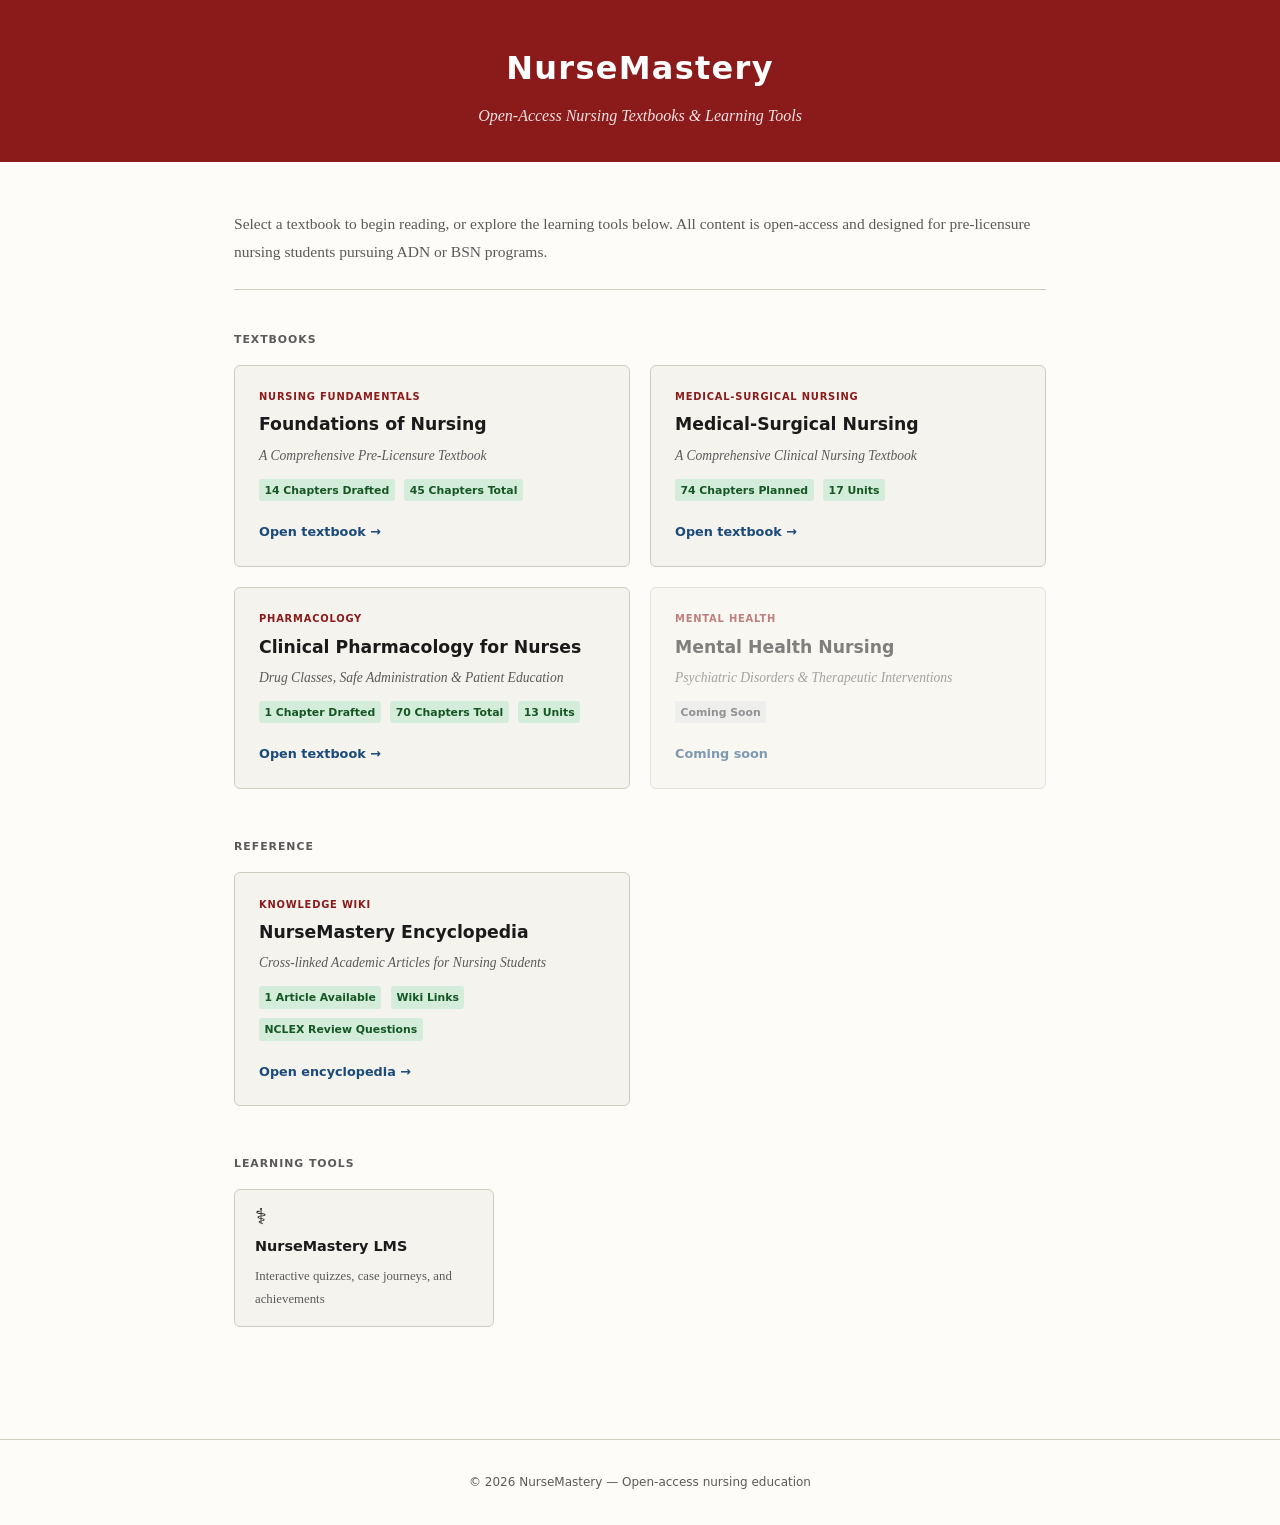
<file: docs/index.html>
<!DOCTYPE html>
<html lang="en">
<head>
  <meta charset="UTF-8" />
  <meta name="viewport" content="width=device-width, initial-scale=1.0" />
  <title>NurseMastery — Open Nursing Textbooks</title>
  <style>
    *, *::before, *::after { box-sizing: border-box; margin: 0; padding: 0; }
    :root {
      --color-bg:       #fdfcf8;
      --color-text:     #1a1a1a;
      --color-muted:    #5a5a5a;
      --color-accent:   #8b1a1a;
      --color-border:   #d0ccc0;
      --color-card-bg:  #f5f3ee;
      --color-link:     #1a4a7a;
      --color-link-hov: #0e2f52;
      --font-body:      Georgia, "Times New Roman", Times, serif;
      --font-ui:        "Segoe UI", system-ui, -apple-system, sans-serif;
    }
    html { font-size: 16px; scroll-behavior: smooth; }
    body {
      font-family: var(--font-body);
      background: var(--color-bg);
      color: var(--color-text);
      line-height: 1.75;
      min-height: 100vh;
    }

    /* ── Header ── */
    header {
      background: var(--color-accent);
      color: #fff;
      padding: 2.5rem 2rem 2rem;
      text-align: center;
    }
    header h1 {
      font-family: var(--font-ui);
      font-size: 2rem;
      font-weight: 700;
      letter-spacing: 0.04em;
      margin-bottom: 0.4rem;
    }
    header p {
      font-size: 1rem;
      opacity: 0.88;
      font-style: italic;
    }

    /* ── Main ── */
    main {
      max-width: 860px;
      margin: 3rem auto;
      padding: 0 1.5rem 4rem;
    }

    .catalog-intro {
      margin-bottom: 2.5rem;
      color: var(--color-muted);
      font-size: 0.97rem;
      border-bottom: 1px solid var(--color-border);
      padding-bottom: 1.5rem;
    }

    .catalog-section-label {
      font-family: var(--font-ui);
      font-size: 0.68rem;
      font-weight: 700;
      text-transform: uppercase;
      letter-spacing: 0.09em;
      color: var(--color-muted);
      margin-bottom: 1rem;
    }

    /* ── Textbook Cards ── */
    .textbook-grid {
      display: grid;
      grid-template-columns: repeat(auto-fill, minmax(340px, 1fr));
      gap: 1.25rem;
      margin-bottom: 3rem;
    }

    .textbook-card {
      background: var(--color-card-bg);
      border: 1px solid var(--color-border);
      border-radius: 6px;
      padding: 1.4rem 1.5rem;
      text-decoration: none;
      color: inherit;
      display: flex;
      flex-direction: column;
      gap: 0.5rem;
      transition: box-shadow 0.18s ease, border-color 0.18s ease;
    }
    .textbook-card:hover {
      border-color: var(--color-accent);
      box-shadow: 0 2px 10px rgba(139,26,26,0.12);
    }

    .card-label {
      font-family: var(--font-ui);
      font-size: 0.62rem;
      font-weight: 700;
      text-transform: uppercase;
      letter-spacing: 0.08em;
      color: var(--color-accent);
    }

    .card-title {
      font-family: var(--font-ui);
      font-size: 1.08rem;
      font-weight: 700;
      color: var(--color-text);
      line-height: 1.3;
    }

    .card-subtitle {
      font-size: 0.85rem;
      color: var(--color-muted);
      font-style: italic;
    }

    .card-meta {
      display: flex;
      gap: 0.6rem;
      flex-wrap: wrap;
      margin-top: 0.2rem;
    }

    .card-tag {
      font-family: var(--font-ui);
      font-size: 0.68rem;
      font-weight: 600;
      padding: 0.15em 0.5em;
      border-radius: 3px;
      background: #d4edda;
      color: #155724;
    }

    .card-arrow {
      margin-top: auto;
      padding-top: 0.75rem;
      font-family: var(--font-ui);
      font-size: 0.8rem;
      font-weight: 600;
      color: var(--color-link);
      display: flex;
      align-items: center;
      gap: 0.3rem;
    }
    .textbook-card:hover .card-arrow { color: var(--color-link-hov); }

    /* ── Coming Soon placeholder ── */
    .textbook-card.soon {
      opacity: 0.55;
      pointer-events: none;
      cursor: default;
    }
    .textbook-card.soon .card-tag {
      background: #e2e3e5;
      color: #383d41;
    }

    /* ── Tools Section ── */
    .tools-grid {
      display: grid;
      grid-template-columns: repeat(auto-fill, minmax(220px, 1fr));
      gap: 1rem;
    }

    .tool-card {
      background: var(--color-card-bg);
      border: 1px solid var(--color-border);
      border-radius: 6px;
      padding: 1rem 1.25rem;
      text-decoration: none;
      color: inherit;
      display: flex;
      flex-direction: column;
      gap: 0.35rem;
      transition: border-color 0.18s ease;
    }
    .tool-card:hover { border-color: var(--color-accent); }

    .tool-icon {
      font-size: 1.4rem;
      line-height: 1;
    }

    .tool-name {
      font-family: var(--font-ui);
      font-size: 0.9rem;
      font-weight: 700;
      color: var(--color-text);
    }

    .tool-desc {
      font-size: 0.8rem;
      color: var(--color-muted);
    }

    /* ── Footer ── */
    footer {
      text-align: center;
      font-family: var(--font-ui);
      font-size: 0.75rem;
      color: var(--color-muted);
      padding: 2rem;
      border-top: 1px solid var(--color-border);
    }

    /* ── Responsive ── */
    @media (max-width: 600px) {
      header h1 { font-size: 1.5rem; }
      main { margin: 1.5rem auto; }
      .textbook-grid { grid-template-columns: 1fr; }
    }
  </style>
</head>
<body>

  <header>
    <h1>NurseMastery</h1>
    <p>Open-Access Nursing Textbooks &amp; Learning Tools</p>
  </header>

  <main>
    <p class="catalog-intro">
      Select a textbook to begin reading, or explore the learning tools below.
      All content is open-access and designed for pre-licensure nursing students
      pursuing ADN or BSN programs.
    </p>

    <!-- ── Textbooks ── -->
    <div class="catalog-section-label">Textbooks</div>
    <div class="textbook-grid">

      <a href="foundations-of-nursing/" class="textbook-card">
        <div class="card-label">Nursing Fundamentals</div>
        <div class="card-title">Foundations of Nursing</div>
        <div class="card-subtitle">A Comprehensive Pre-Licensure Textbook</div>
        <div class="card-meta">
          <span class="card-tag">14 Chapters Drafted</span>
          <span class="card-tag">45 Chapters Total</span>
        </div>
        <div class="card-arrow">Open textbook &rarr;</div>
      </a>

      <a href="medical-surgical-nursing/" class="textbook-card">
        <div class="card-label">Medical-Surgical Nursing</div>
        <div class="card-title">Medical-Surgical Nursing</div>
        <div class="card-subtitle">A Comprehensive Clinical Nursing Textbook</div>
        <div class="card-meta">
          <span class="card-tag">74 Chapters Planned</span>
          <span class="card-tag">17 Units</span>
        </div>
        <div class="card-arrow">Open textbook &rarr;</div>
      </a>

      <a href="pharmacology/" class="textbook-card">
        <div class="card-label">Pharmacology</div>
        <div class="card-title">Clinical Pharmacology for Nurses</div>
        <div class="card-subtitle">Drug Classes, Safe Administration &amp; Patient Education</div>
        <div class="card-meta">
          <span class="card-tag">1 Chapter Drafted</span>
          <span class="card-tag">70 Chapters Total</span>
          <span class="card-tag">13 Units</span>
        </div>
        <div class="card-arrow">Open textbook &rarr;</div>
      </a>

      <div class="textbook-card soon">
        <div class="card-label">Mental Health</div>
        <div class="card-title">Mental Health Nursing</div>
        <div class="card-subtitle">Psychiatric Disorders &amp; Therapeutic Interventions</div>
        <div class="card-meta">
          <span class="card-tag">Coming Soon</span>
        </div>
        <div class="card-arrow">Coming soon</div>
      </div>

    </div>

    <!-- ── Encyclopedia ── -->
    <div class="catalog-section-label">Reference</div>
    <div class="textbook-grid">

      <a href="encyclopedia/" class="textbook-card">
        <div class="card-label">Knowledge Wiki</div>
        <div class="card-title">NurseMastery Encyclopedia</div>
        <div class="card-subtitle">Cross-linked Academic Articles for Nursing Students</div>
        <div class="card-meta">
          <span class="card-tag">1 Article Available</span>
          <span class="card-tag">Wiki Links</span>
          <span class="card-tag">NCLEX Review Questions</span>
        </div>
        <div class="card-arrow">Open encyclopedia &rarr;</div>
      </a>

    </div>

    <!-- ── Learning Tools ── -->
    <div class="catalog-section-label">Learning Tools</div>
    <div class="tools-grid">

      <a href="lms/" class="tool-card">
        <div class="tool-icon">&#9877;</div>
        <div class="tool-name">NurseMastery LMS</div>
        <div class="tool-desc">Interactive quizzes, case journeys, and achievements</div>
      </a>

    </div>
  </main>

  <footer>
    &copy; 2026 NurseMastery &mdash; Open-access nursing education
  </footer>

</body>
</html>
</file>
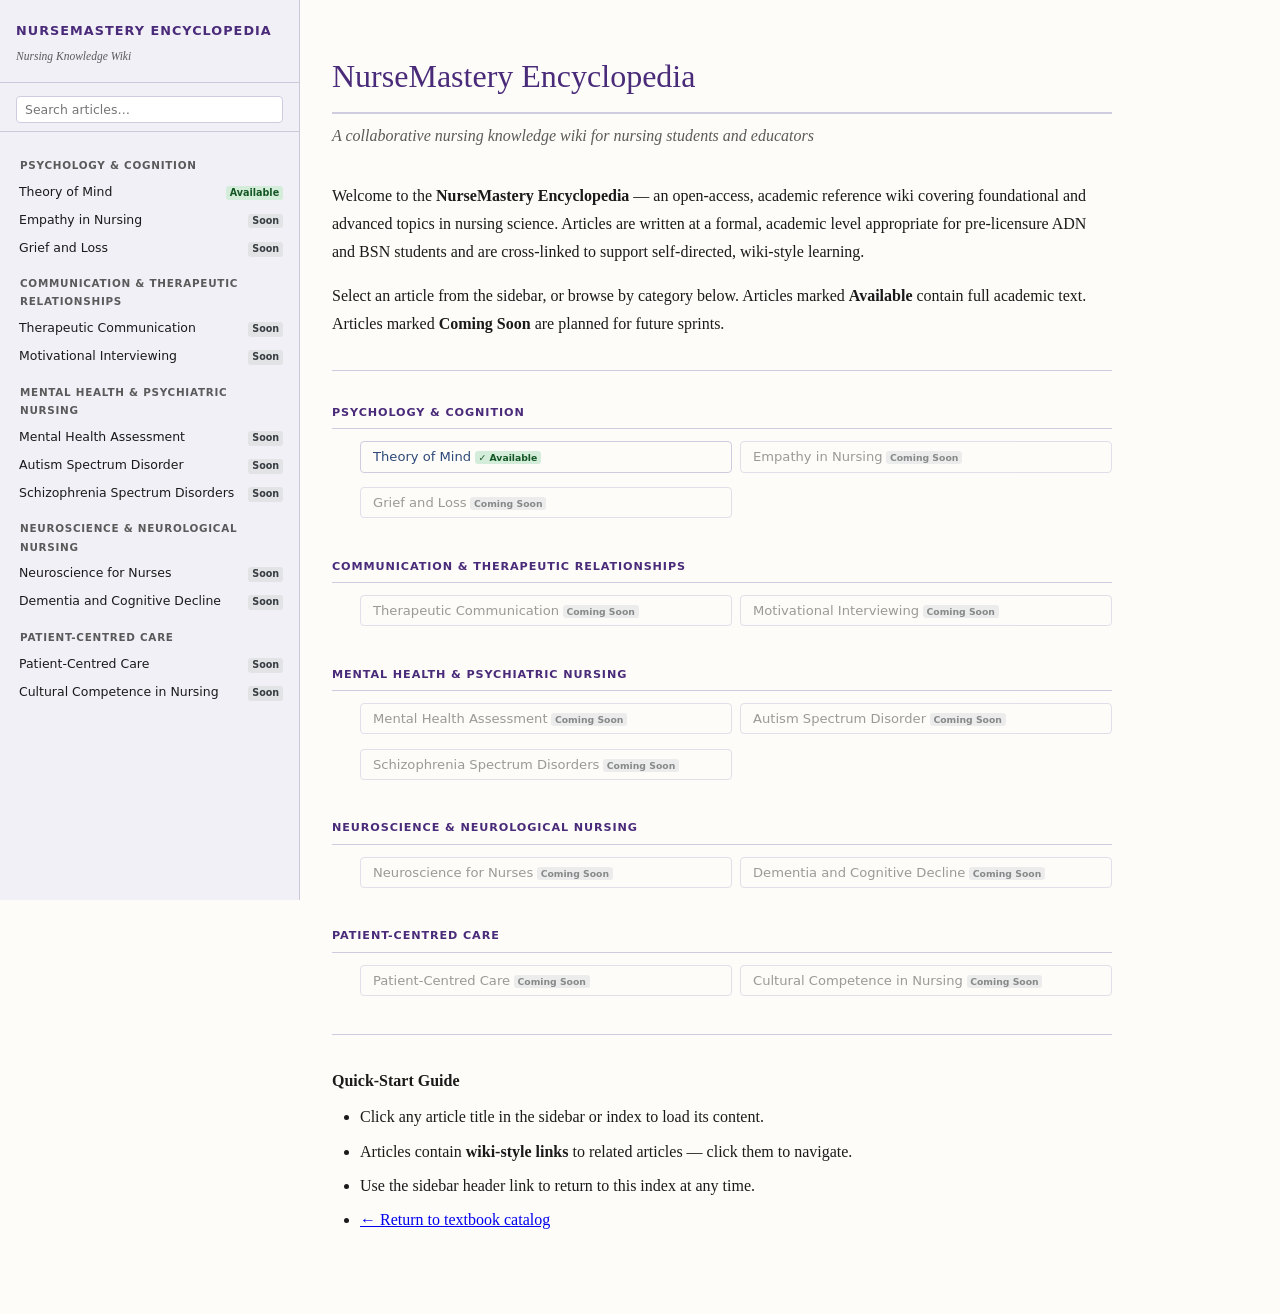
<file: docs/encyclopedia/index.html>
<!DOCTYPE html>
<html lang="en">
<head>
  <meta charset="UTF-8" />
  <meta name="viewport" content="width=device-width, initial-scale=1.0" />
  <title>NurseMastery Encyclopedia</title>
  <link rel="stylesheet" href="css/style.css" />
</head>
<body>

  <!-- ── Mobile Top Bar ────────────────────────────────── -->
  <header id="mobile-topbar" aria-label="Mobile navigation bar">
    <button id="hamburger" aria-label="Open navigation menu" aria-expanded="false" aria-controls="sidebar">
      <span></span><span></span><span></span>
    </button>
    <span class="mobile-title">NurseMastery Encyclopedia</span>
  </header>

  <!-- ── Sidebar overlay (mobile) ──────────────────────── -->
  <div id="sidebar-overlay" aria-hidden="true"></div>

  <!-- ── Sidebar ───────────────────────────────────────── -->
  <aside id="sidebar" role="complementary" aria-label="Encyclopedia navigation">
    <div class="sidebar-header">
      <div class="book-title">
        <a href="#" id="home-link" style="text-decoration:none;color:inherit;">
          NurseMastery Encyclopedia
        </a>
      </div>
      <div class="book-subtitle">Nursing Knowledge Wiki</div>
    </div>
    <!-- Navigation is built dynamically by app.js -->
  </aside>

  <!-- ── Main Content ──────────────────────────────────── -->
  <main id="main" role="main">

    <!-- Welcome / index page -->
    <section id="welcome" aria-label="Encyclopedia index">
      <h1>NurseMastery Encyclopedia</h1>
      <p class="subtitle"><em>A collaborative nursing knowledge wiki for nursing students and educators</em></p>

      <p>
        Welcome to the <strong>NurseMastery Encyclopedia</strong> — an open-access,
        academic reference wiki covering foundational and advanced topics in nursing
        science. Articles are written at a formal, academic level appropriate for
        pre-licensure ADN and BSN students and are cross-linked to support
        self-directed, wiki-style learning.
      </p>
      <p>
        Select an article from the sidebar, or browse by category below. Articles
        marked <strong>Available</strong> contain full academic text. Articles marked
        <strong>Coming Soon</strong> are planned for future sprints.
      </p>

      <hr style="margin:2rem 0;" />

      <!-- Article index rendered by app.js -->
      <div id="article-index"></div>

      <hr style="margin:2rem 0;" />

      <h2 style="font-size:1rem;margin-bottom:.5rem;">Quick-Start Guide</h2>
      <ul>
        <li>Click any article title in the sidebar or index to load its content.</li>
        <li>Articles contain <strong>wiki-style links</strong> to related articles — click them to navigate.</li>
        <li>Use the sidebar header link to return to this index at any time.</li>
        <li><a href="../">&#8592; Return to textbook catalog</a></li>
      </ul>
    </section>

    <!-- Article content (hidden until an article is loaded) -->
    <article id="article-content" hidden aria-label="Article content"></article>

    <!-- Loading indicator -->
    <p id="loading" hidden aria-live="polite">Loading article…</p>

    <!-- Error message -->
    <pre id="error-msg" hidden role="alert" aria-live="assertive"></pre>

  </main>

  <!-- marked.js — MIT-licensed Markdown renderer (vendored locally) -->
  <script src="js/marked.min.js"></script>
  <script src="js/app.js"></script>
</body>
</html>
</file>
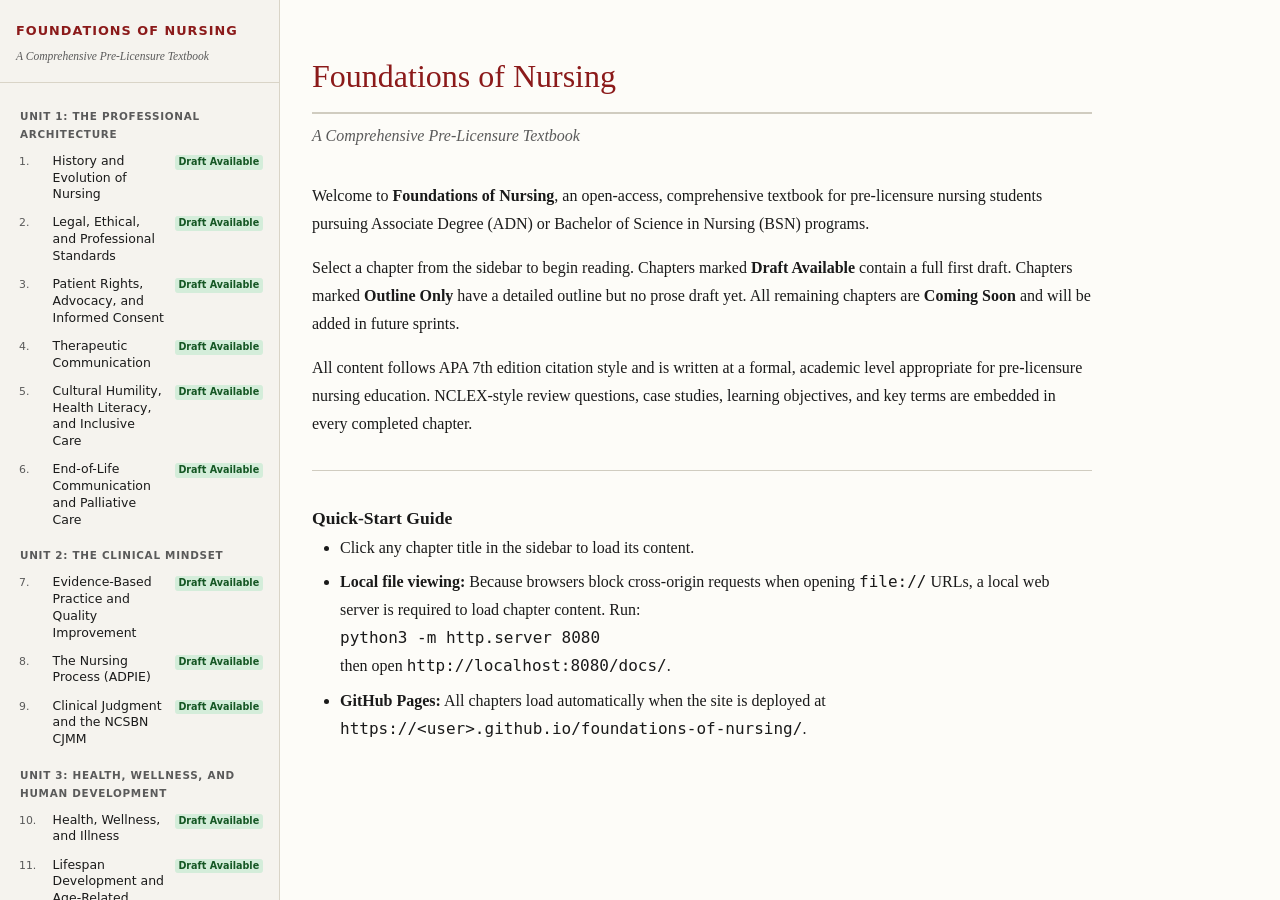
<file: docs/foundations-of-nursing/index.html>
<!DOCTYPE html>
<html lang="en">
<head>
  <meta charset="UTF-8" />
  <meta name="viewport" content="width=device-width, initial-scale=1.0" />
  <title>Foundations of Nursing</title>
  <link rel="stylesheet" href="css/style.css" />
</head>
<body>

  <!-- ── Sidebar ───────────────────────────────────────── -->
  <aside id="sidebar" role="complementary" aria-label="Textbook navigation">
    <div class="sidebar-header">
      <div class="book-title">
        <a href="#" id="home-link" style="text-decoration:none;color:inherit;">
          Foundations of Nursing
        </a>
      </div>
      <div class="book-subtitle">A Comprehensive Pre-Licensure Textbook</div>
    </div>
    <!-- Navigation is built dynamically by app.js -->
  </aside>

  <!-- ── Main Content ──────────────────────────────────── -->
  <main id="main" role="main">

    <!-- Welcome / home page -->
    <section id="welcome" aria-label="Welcome">
      <h1>Foundations of Nursing</h1>
      <p class="subtitle"><em>A Comprehensive Pre-Licensure Textbook</em></p>

      <p>
        Welcome to <strong>Foundations of Nursing</strong>, an open-access,
        comprehensive textbook for pre-licensure nursing students pursuing
        Associate Degree (ADN) or Bachelor of Science in Nursing (BSN) programs.
      </p>
      <p>
        Select a chapter from the sidebar to begin reading. Chapters marked
        <strong>Draft Available</strong> contain a full first draft. Chapters
        marked <strong>Outline Only</strong> have a detailed outline but no
        prose draft yet. All remaining chapters are <strong>Coming Soon</strong>
        and will be added in future sprints.
      </p>
      <p>
        All content follows APA 7th edition citation style and is written at a
        formal, academic level appropriate for pre-licensure nursing education.
        NCLEX-style review questions, case studies, learning objectives, and key
        terms are embedded in every completed chapter.
      </p>

      <hr style="margin:2rem 0;" />

      <h2 style="font-size:1.1rem;">Quick-Start Guide</h2>
      <ul>
        <li>Click any chapter title in the sidebar to load its content.</li>
        <li>
          <strong>Local file viewing:</strong> Because browsers block
          cross-origin requests when opening <code>file://</code> URLs, a
          local web server is required to load chapter content. Run:
          <br /><code>python3 -m http.server 8080</code>
          <br />then open <code>http://localhost:8080/docs/</code>.
        </li>
        <li>
          <strong>GitHub Pages:</strong> All chapters load automatically when
          the site is deployed at
          <code>https://&lt;user&gt;.github.io/foundations-of-nursing/</code>.
        </li>
      </ul>
    </section>

    <!-- Chapter content (hidden until a chapter is loaded) -->
    <article id="chapter-content" hidden aria-label="Chapter content"></article>

    <!-- Loading indicator -->
    <p id="loading" hidden aria-live="polite">Loading chapter…</p>

    <!-- Error message -->
    <pre id="error-msg" hidden role="alert" aria-live="assertive"></pre>

  </main>

  <!-- marked.js — MIT-licensed Markdown renderer (vendored locally) -->
  <script src="js/marked.min.js"></script>
  <script src="js/app.js"></script>
</body>
</html>
</file>
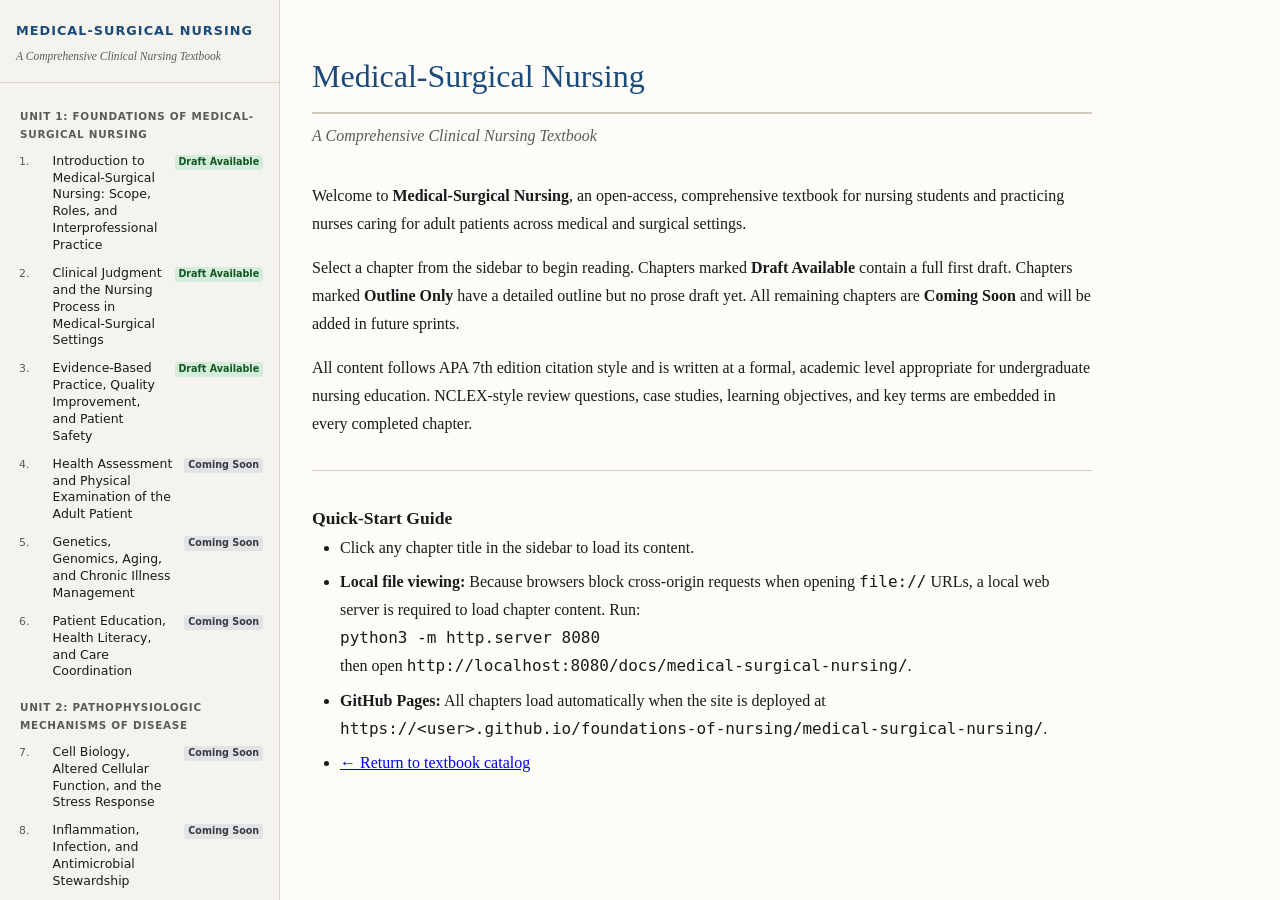
<file: docs/medical-surgical-nursing/index.html>
<!DOCTYPE html>
<html lang="en">
<head>
  <meta charset="UTF-8" />
  <meta name="viewport" content="width=device-width, initial-scale=1.0" />
  <title>Medical-Surgical Nursing</title>
  <link rel="stylesheet" href="css/style.css" />
</head>
<body>

  <!-- ── Sidebar ───────────────────────────────────────── -->
  <aside id="sidebar" role="complementary" aria-label="Textbook navigation">
    <div class="sidebar-header">
      <div class="book-title">
        <a href="#" id="home-link" style="text-decoration:none;color:inherit;">
          Medical-Surgical Nursing
        </a>
      </div>
      <div class="book-subtitle">A Comprehensive Clinical Nursing Textbook</div>
    </div>
    <!-- Navigation is built dynamically by app.js -->
  </aside>

  <!-- ── Main Content ──────────────────────────────────── -->
  <main id="main" role="main">

    <!-- Welcome / home page -->
    <section id="welcome" aria-label="Welcome">
      <h1>Medical-Surgical Nursing</h1>
      <p class="subtitle"><em>A Comprehensive Clinical Nursing Textbook</em></p>

      <p>
        Welcome to <strong>Medical-Surgical Nursing</strong>, an open-access,
        comprehensive textbook for nursing students and practicing nurses caring
        for adult patients across medical and surgical settings.
      </p>
      <p>
        Select a chapter from the sidebar to begin reading. Chapters marked
        <strong>Draft Available</strong> contain a full first draft. Chapters
        marked <strong>Outline Only</strong> have a detailed outline but no
        prose draft yet. All remaining chapters are <strong>Coming Soon</strong>
        and will be added in future sprints.
      </p>
      <p>
        All content follows APA 7th edition citation style and is written at a
        formal, academic level appropriate for undergraduate nursing education.
        NCLEX-style review questions, case studies, learning objectives, and key
        terms are embedded in every completed chapter.
      </p>

      <hr style="margin:2rem 0;" />

      <h2 style="font-size:1.1rem;">Quick-Start Guide</h2>
      <ul>
        <li>Click any chapter title in the sidebar to load its content.</li>
        <li>
          <strong>Local file viewing:</strong> Because browsers block
          cross-origin requests when opening <code>file://</code> URLs, a
          local web server is required to load chapter content. Run:
          <br /><code>python3 -m http.server 8080</code>
          <br />then open <code>http://localhost:8080/docs/medical-surgical-nursing/</code>.
        </li>
        <li>
          <strong>GitHub Pages:</strong> All chapters load automatically when
          the site is deployed at
          <code>https://&lt;user&gt;.github.io/foundations-of-nursing/medical-surgical-nursing/</code>.
        </li>
        <li>
          <a href="../">&#8592; Return to textbook catalog</a>
        </li>
      </ul>
    </section>

    <!-- Chapter content (hidden until a chapter is loaded) -->
    <article id="chapter-content" hidden aria-label="Chapter content"></article>

    <!-- Loading indicator -->
    <p id="loading" hidden aria-live="polite">Loading chapter…</p>

    <!-- Error message -->
    <pre id="error-msg" hidden role="alert" aria-live="assertive"></pre>

  </main>

  <!-- marked.js — MIT-licensed Markdown renderer (vendored locally) -->
  <script src="js/marked.min.js"></script>
  <script src="js/app.js"></script>
</body>
</html>
</file>
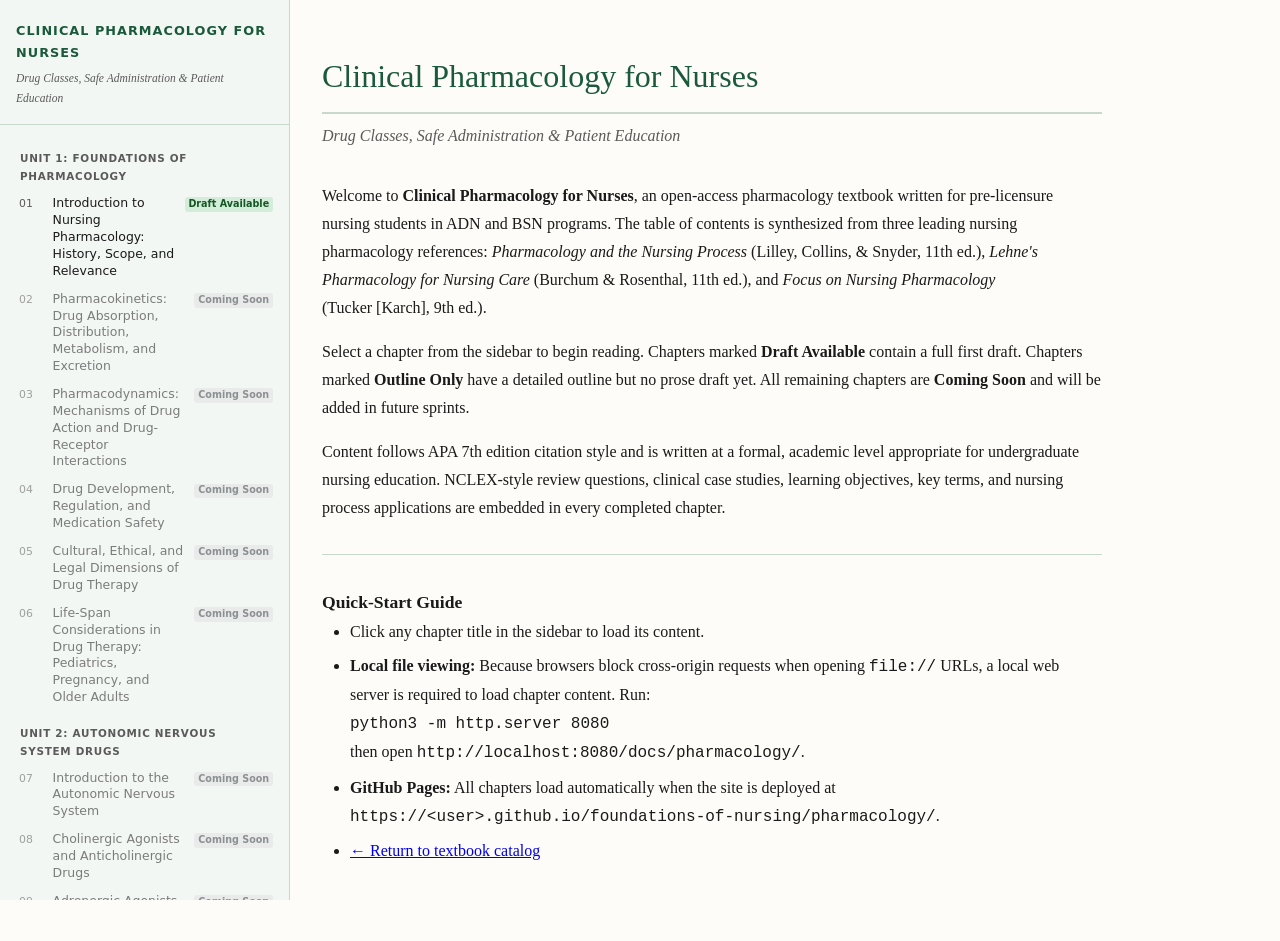
<file: docs/pharmacology/index.html>
<!DOCTYPE html>
<html lang="en">
<head>
  <meta charset="UTF-8" />
  <meta name="viewport" content="width=device-width, initial-scale=1.0" />
  <title>Clinical Pharmacology for Nurses</title>
  <link rel="stylesheet" href="css/style.css" />
</head>
<body>

  <!-- ── Sidebar ───────────────────────────────────────── -->
  <aside id="sidebar" role="complementary" aria-label="Textbook navigation">
    <div class="sidebar-header">
      <div class="book-title">
        <a href="#" id="home-link" style="text-decoration:none;color:inherit;">
          Clinical Pharmacology for Nurses
        </a>
      </div>
      <div class="book-subtitle">Drug Classes, Safe Administration &amp; Patient Education</div>
    </div>
    <!-- Navigation is built dynamically by app.js -->
  </aside>

  <!-- ── Main Content ──────────────────────────────────── -->
  <main id="main" role="main">

    <!-- Welcome / home page -->
    <section id="welcome" aria-label="Welcome">
      <h1>Clinical Pharmacology for Nurses</h1>
      <p class="subtitle"><em>Drug Classes, Safe Administration &amp; Patient Education</em></p>

      <p>
        Welcome to <strong>Clinical Pharmacology for Nurses</strong>, an open-access
        pharmacology textbook written for pre-licensure nursing students in ADN and BSN
        programs. The table of contents is synthesized from three leading nursing
        pharmacology references: <em>Pharmacology and the Nursing Process</em>
        (Lilley, Collins, &amp; Snyder, 11th&nbsp;ed.), <em>Lehne's Pharmacology for
        Nursing Care</em> (Burchum &amp; Rosenthal, 11th&nbsp;ed.), and <em>Focus on
        Nursing Pharmacology</em> (Tucker&nbsp;[Karch], 9th&nbsp;ed.).
      </p>
      <p>
        Select a chapter from the sidebar to begin reading. Chapters marked
        <strong>Draft Available</strong> contain a full first draft. Chapters
        marked <strong>Outline Only</strong> have a detailed outline but no
        prose draft yet. All remaining chapters are <strong>Coming Soon</strong>
        and will be added in future sprints.
      </p>
      <p>
        Content follows APA&nbsp;7th edition citation style and is written at a
        formal, academic level appropriate for undergraduate nursing education.
        NCLEX-style review questions, clinical case studies, learning objectives,
        key terms, and nursing process applications are embedded in every
        completed chapter.
      </p>

      <hr style="margin:2rem 0;" />

      <h2 style="font-size:1.1rem;">Quick-Start Guide</h2>
      <ul>
        <li>Click any chapter title in the sidebar to load its content.</li>
        <li>
          <strong>Local file viewing:</strong> Because browsers block
          cross-origin requests when opening <code>file://</code> URLs, a
          local web server is required to load chapter content. Run:
          <br /><code>python3 -m http.server 8080</code>
          <br />then open <code>http://localhost:8080/docs/pharmacology/</code>.
        </li>
        <li>
          <strong>GitHub Pages:</strong> All chapters load automatically when
          the site is deployed at
          <code>https://&lt;user&gt;.github.io/foundations-of-nursing/pharmacology/</code>.
        </li>
        <li>
          <a href="../">&#8592; Return to textbook catalog</a>
        </li>
      </ul>
    </section>

    <!-- Chapter content (hidden until a chapter is loaded) -->
    <article id="chapter-content" hidden aria-label="Chapter content"></article>

    <!-- Loading indicator -->
    <p id="loading" hidden aria-live="polite">Loading chapter…</p>

    <!-- Error message -->
    <pre id="error-msg" hidden role="alert" aria-live="assertive"></pre>

  </main>

  <!-- marked.js — MIT-licensed Markdown renderer (vendored locally) -->
  <script src="js/marked.min.js"></script>
  <script src="js/app.js"></script>
</body>
</html>
</file>
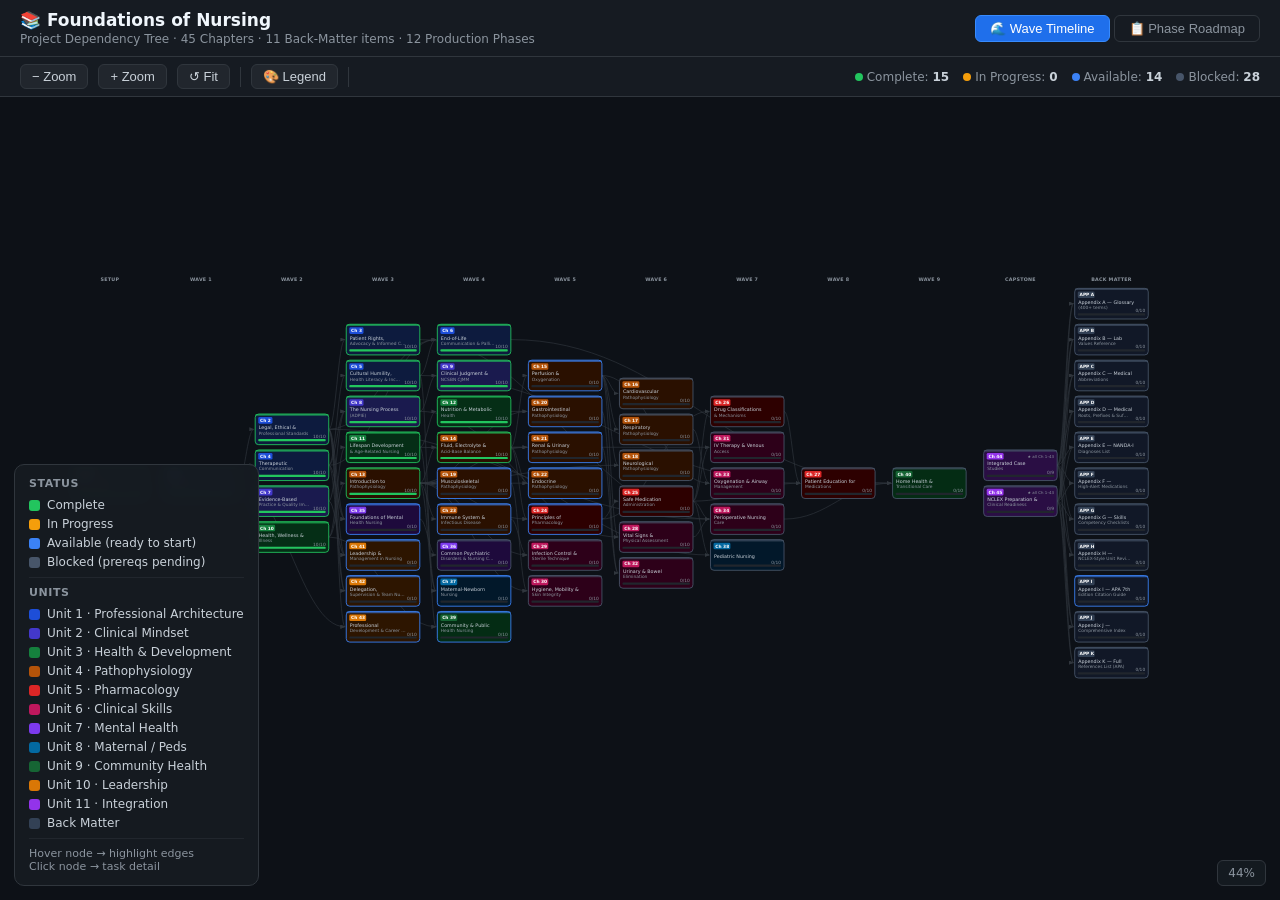
<file: dependency-tree.html>
<!DOCTYPE html>
<html lang="en">
<head>
<meta charset="UTF-8">
<meta name="viewport" content="width=device-width, initial-scale=1.0">
<title>Foundations of Nursing — Project Dependency Tree</title>
<style>
*,*::before,*::after{box-sizing:border-box}
html,body{margin:0;padding:0;width:100%;height:100%;overflow:hidden}
body{
  font-family:system-ui,-apple-system,'Segoe UI',Roboto,sans-serif;
  background:#0d1117;color:#c9d1d9;
  display:flex;flex-direction:column;height:100vh;
}

/* ── Header ─────────────────────────────────────────────── */
header{
  background:#161b22;border-bottom:1px solid #30363d;
  padding:10px 20px;display:flex;align-items:center;gap:16px;
  flex-shrink:0;z-index:20;
}
.hdr-title{font-size:17px;font-weight:700;color:#f0f6fc}
.hdr-sub{font-size:12px;color:#8b949e;margin-top:2px}
.view-tabs{display:flex;gap:4px;margin-left:auto}
.tab-btn{
  background:transparent;border:1px solid #30363d;color:#8b949e;
  padding:5px 14px;border-radius:6px;font-size:13px;cursor:pointer;
  transition:all .15s;
}
.tab-btn:hover{background:#21262d;color:#c9d1d9}
.tab-btn.active{background:#1f6feb;border-color:#388bfd;color:#fff}

/* ── Controls ────────────────────────────────────────────── */
.controls{
  background:#161b22;border-bottom:1px solid #30363d;
  padding:7px 20px;display:flex;align-items:center;gap:10px;
  flex-shrink:0;z-index:20;flex-wrap:wrap;
}
.ctrl-btn{
  background:#21262d;border:1px solid #30363d;color:#c9d1d9;
  padding:4px 11px;border-radius:6px;font-size:13px;cursor:pointer;
  transition:all .15s;white-space:nowrap;
}
.ctrl-btn:hover{background:#30363d}
.ctrl-sep{width:1px;height:20px;background:#30363d;flex-shrink:0}
.ctrl-stats{display:flex;gap:14px;margin-left:auto;flex-wrap:wrap}
.stat-item{font-size:12px;color:#8b949e;white-space:nowrap}
.stat-item b{color:#c9d1d9}
.stat-dot{display:inline-block;width:8px;height:8px;border-radius:50%;margin-right:4px;vertical-align:middle}

/* ── Main area ───────────────────────────────────────────── */
.main{flex:1;position:relative;overflow:hidden;display:flex}
#wave-view{width:100%;height:100%}
svg{width:100%;height:100%;cursor:grab;display:block}
svg:active{cursor:grabbing}

/* ── SVG graph elements ──────────────────────────────────── */
.wave-label{font-size:11px;font-weight:600;text-transform:uppercase;letter-spacing:.05em;fill:#8b949e}
.node-group{cursor:pointer}
.node-rect{transition:filter .12s}
.node-group:hover .node-rect{filter:brightness(1.18)}
.node-badge-text{font-size:10px;font-weight:700;fill:#fff}
.node-label{font-size:11px;font-weight:500;fill:#c9d1d9}
.node-label-lo{font-size:10px;fill:#8b949e}
.node-prog-txt{font-size:10px;fill:#8b949e}
.node-deps-all{font-size:9px;fill:#8b949e}
.edge{fill:none;stroke:#30363d;stroke-width:1.5}
.edge.hl-fwd{stroke:#388bfd;stroke-width:2.5}
.edge.hl-bwd{stroke:#f0883e;stroke-width:2.5}

/* ── Detail panel ────────────────────────────────────────── */
.detail{
  position:absolute;top:0;right:0;width:320px;height:100%;
  background:#161b22;border-left:1px solid #30363d;
  display:flex;flex-direction:column;
  transform:translateX(100%);transition:transform .25s ease;
  z-index:50;overflow:hidden;
}
.detail.open{transform:translateX(0)}
.detail-header{padding:14px 16px 10px;border-bottom:1px solid #21262d;flex-shrink:0}
.detail-close{
  float:right;background:#21262d;border:1px solid #30363d;color:#8b949e;
  width:24px;height:24px;border-radius:50%;cursor:pointer;
  font-size:14px;line-height:24px;text-align:center;padding:0;
}
.detail-close:hover{background:#30363d;color:#c9d1d9}
.detail-badge{
  display:inline-block;font-size:11px;font-weight:700;
  padding:2px 8px;border-radius:4px;margin-bottom:6px;color:#fff;
}
.detail-title{font-size:14px;font-weight:700;color:#f0f6fc;line-height:1.4;margin-bottom:4px}
.detail-unit-name{font-size:11px;color:#8b949e;margin-bottom:10px}
.detail-status{
  display:inline-flex;align-items:center;gap:6px;font-size:12px;
  padding:3px 10px;border-radius:12px;border:1px solid;margin-bottom:2px;
}
.detail-scroll{flex:1;overflow-y:auto;padding:12px 16px 20px}
.detail-section{margin-bottom:14px}
.dsec-hdr{
  font-size:11px;font-weight:600;text-transform:uppercase;
  letter-spacing:.05em;color:#8b949e;margin-bottom:6px;
}
.prog-wrap{background:#21262d;border-radius:4px;height:6px;margin:4px 0 8px;overflow:hidden}
.prog-fill{height:100%;border-radius:4px;transition:width .3s}
.task-row{
  display:flex;align-items:center;gap:8px;padding:5px 0;
  border-bottom:1px solid #21262d;font-size:12px;color:#c9d1d9;
}
.task-dot{width:9px;height:9px;border-radius:50%;flex-shrink:0}
.chip-list{display:flex;flex-wrap:wrap;gap:4px}
.chip{
  background:#21262d;border:1px solid #30363d;border-radius:4px;
  padding:2px 8px;font-size:11px;color:#c9d1d9;
}

/* ── Legend ──────────────────────────────────────────────── */
#legend{
  position:absolute;bottom:14px;left:14px;
  background:rgba(22,27,34,.97);border:1px solid #30363d;
  border-radius:10px;padding:12px 14px;z-index:40;
  min-width:195px;backdrop-filter:blur(6px);
  max-height:calc(100% - 28px);overflow-y:auto;
}
#legend.hidden{display:none}
.leg-title{
  font-size:11px;font-weight:700;text-transform:uppercase;
  letter-spacing:.05em;color:#8b949e;margin-bottom:8px;
}
.leg-row{display:flex;align-items:center;gap:7px;font-size:12px;color:#c9d1d9;margin-bottom:5px}
.leg-sw{width:11px;height:11px;border-radius:3px;flex-shrink:0}
.leg-sep{border-top:1px solid #21262d;margin:8px 0}

/* ── Zoom indicator ──────────────────────────────────────── */
#zoom-ind{
  position:absolute;bottom:14px;right:14px;
  background:rgba(22,27,34,.9);border:1px solid #30363d;
  border-radius:6px;padding:5px 10px;font-size:12px;color:#8b949e;z-index:40;
}

/* ── Tooltip ─────────────────────────────────────────────── */
#tooltip{
  position:fixed;background:#1c2128;border:1px solid #30363d;
  border-radius:7px;padding:9px 12px;font-size:12px;color:#c9d1d9;
  pointer-events:none;z-index:300;max-width:240px;line-height:1.65;
  box-shadow:0 8px 24px rgba(0,0,0,.7);display:none;
}

/* ── Phase roadmap view ──────────────────────────────────── */
#phase-view{
  width:100%;height:100%;overflow-y:auto;
  padding:24px 32px;display:none;
}
#phase-view.active{display:block}
.phase-card{
  background:#161b22;border:1px solid #30363d;border-radius:10px;
  padding:16px 20px;margin-bottom:14px;border-left:4px solid;
}
.phase-num{font-size:11px;font-weight:700;text-transform:uppercase;letter-spacing:.05em;color:#8b949e;margin-bottom:3px}
.phase-title{font-size:16px;font-weight:700;margin-bottom:4px}
.phase-goal{font-size:13px;color:#8b949e;margin-bottom:10px}
.phase-acts{font-size:13px;color:#c9d1d9;padding-left:18px;margin:0 0 8px}
.phase-acts li{margin-bottom:3px}
.phase-del{background:#21262d;border-radius:6px;padding:8px 12px;font-size:12px;color:#c9d1d9;margin-top:8px}
.phase-footer{font-size:11px;color:#8b949e;margin-top:8px;display:flex;justify-content:space-between;flex-wrap:wrap;gap:6px}
</style>
</head>
<body>

<!-- ════════════════════════════════════════════════════════ -->
<!-- HEADER -->
<!-- ════════════════════════════════════════════════════════ -->
<header>
  <div>
    <div class="hdr-title">📚 Foundations of Nursing</div>
    <div class="hdr-sub">Project Dependency Tree · 45 Chapters · 11 Back-Matter items · 12 Production Phases</div>
  </div>
  <div class="view-tabs">
    <button class="tab-btn active" id="tab-wave"  onclick="switchView('wave')">🌊 Wave Timeline</button>
    <button class="tab-btn"        id="tab-phase" onclick="switchView('phase')">📋 Phase Roadmap</button>
  </div>
</header>

<!-- ════════════════════════════════════════════════════════ -->
<!-- CONTROLS -->
<!-- ════════════════════════════════════════════════════════ -->
<div class="controls">
  <button class="ctrl-btn" onclick="adjustZoom(-0.25)" title="Zoom out">− Zoom</button>
  <button class="ctrl-btn" onclick="adjustZoom( 0.25)" title="Zoom in">+ Zoom</button>
  <button class="ctrl-btn" onclick="resetView()"        title="Fit entire graph">↺ Fit</button>
  <div class="ctrl-sep"></div>
  <button class="ctrl-btn" onclick="toggleLegend()">🎨 Legend</button>
  <div class="ctrl-sep"></div>
  <div class="ctrl-stats">
    <span class="stat-item"><span class="stat-dot" style="background:#22c55e"></span>Complete: <b id="s-complete">—</b></span>
    <span class="stat-item"><span class="stat-dot" style="background:#f59e0b"></span>In Progress: <b id="s-inprog">—</b></span>
    <span class="stat-item"><span class="stat-dot" style="background:#3b82f6"></span>Available: <b id="s-avail">—</b></span>
    <span class="stat-item"><span class="stat-dot" style="background:#475569"></span>Blocked: <b id="s-blocked">—</b></span>
  </div>
</div>

<!-- ════════════════════════════════════════════════════════ -->
<!-- MAIN -->
<!-- ════════════════════════════════════════════════════════ -->
<div class="main">

  <!-- Wave / DAG view -->
  <div id="wave-view">
    <svg id="svg-main">
      <defs>
        <marker id="arr"     markerWidth="8" markerHeight="6" refX="7" refY="3" orient="auto"><polygon points="0 0,8 3,0 6" fill="#30363d"/></marker>
        <marker id="arr-fwd" markerWidth="8" markerHeight="6" refX="7" refY="3" orient="auto"><polygon points="0 0,8 3,0 6" fill="#388bfd"/></marker>
        <marker id="arr-bwd" markerWidth="8" markerHeight="6" refX="7" refY="3" orient="auto"><polygon points="0 0,8 3,0 6" fill="#f0883e"/></marker>
      </defs>
      <g id="zoom-g"></g>
    </svg>
  </div>

  <!-- Phase roadmap view -->
  <div id="phase-view"></div>

  <!-- Detail panel (right slide-in) -->
  <div class="detail" id="detail-panel">
    <div class="detail-header">
      <button class="detail-close" onclick="closeDetail()">✕</button>
      <div id="dp-badge"  class="detail-badge"></div>
      <div id="dp-title"  class="detail-title"></div>
      <div id="dp-unit"   class="detail-unit-name"></div>
      <div id="dp-status" class="detail-status"></div>
    </div>
    <div class="detail-scroll">
      <div id="dp-content"></div>
    </div>
  </div>

  <!-- Legend -->
  <div id="legend">
    <div class="leg-title">Status</div>
    <div class="leg-row"><div class="leg-sw" style="background:#22c55e"></div>Complete</div>
    <div class="leg-row"><div class="leg-sw" style="background:#f59e0b"></div>In Progress</div>
    <div class="leg-row"><div class="leg-sw" style="background:#3b82f6"></div>Available (ready to start)</div>
    <div class="leg-row"><div class="leg-sw" style="background:#475569"></div>Blocked (prereqs pending)</div>
    <div class="leg-sep"></div>
    <div class="leg-title">Units</div>
    <div class="leg-row"><div class="leg-sw" style="background:#1d4ed8"></div>Unit 1 · Professional Architecture</div>
    <div class="leg-row"><div class="leg-sw" style="background:#4338ca"></div>Unit 2 · Clinical Mindset</div>
    <div class="leg-row"><div class="leg-sw" style="background:#15803d"></div>Unit 3 · Health &amp; Development</div>
    <div class="leg-row"><div class="leg-sw" style="background:#b45309"></div>Unit 4 · Pathophysiology</div>
    <div class="leg-row"><div class="leg-sw" style="background:#dc2626"></div>Unit 5 · Pharmacology</div>
    <div class="leg-row"><div class="leg-sw" style="background:#be185d"></div>Unit 6 · Clinical Skills</div>
    <div class="leg-row"><div class="leg-sw" style="background:#7c3aed"></div>Unit 7 · Mental Health</div>
    <div class="leg-row"><div class="leg-sw" style="background:#0369a1"></div>Unit 8 · Maternal / Peds</div>
    <div class="leg-row"><div class="leg-sw" style="background:#166534"></div>Unit 9 · Community Health</div>
    <div class="leg-row"><div class="leg-sw" style="background:#d97706"></div>Unit 10 · Leadership</div>
    <div class="leg-row"><div class="leg-sw" style="background:#9333ea"></div>Unit 11 · Integration</div>
    <div class="leg-row"><div class="leg-sw" style="background:#334155"></div>Back Matter</div>
    <div class="leg-sep"></div>
    <div style="font-size:11px;color:#8b949e">Hover node → highlight edges<br>Click node → task detail</div>
  </div>

  <!-- Zoom indicator -->
  <div id="zoom-ind">100%</div>

  <!-- Tooltip -->
  <div id="tooltip"></div>
</div>

<!-- ════════════════════════════════════════════════════════ -->
<!-- APP SCRIPT  (self-contained, no external dependencies) -->
<!-- ════════════════════════════════════════════════════════ -->
<script>
/* ============================================================
   1. DATA DEFINITIONS
   ============================================================ */
const UNIT_INFO = {
  0:  {name:'Project Setup',                    fill:'#161b22', stroke:'#475569', badge:'#4b5563'},
  1:  {name:'Unit 1 · Professional Architecture',fill:'#0d1b3e', stroke:'#1d4ed8', badge:'#1d4ed8'},
  2:  {name:'Unit 2 · Clinical Mindset',         fill:'#1a1a4e', stroke:'#4338ca', badge:'#4338ca'},
  3:  {name:'Unit 3 · Health & Development',     fill:'#052e16', stroke:'#16a34a', badge:'#15803d'},
  4:  {name:'Unit 4 · Pathophysiology',          fill:'#2a1000', stroke:'#b45309', badge:'#b45309'},
  5:  {name:'Unit 5 · Pharmacology',             fill:'#2d0000', stroke:'#dc2626', badge:'#dc2626'},
  6:  {name:'Unit 6 · Clinical Skills',          fill:'#2d0019', stroke:'#be185d', badge:'#be185d'},
  7:  {name:'Unit 7 · Mental Health',            fill:'#1e0a3c', stroke:'#7c3aed', badge:'#7c3aed'},
  8:  {name:'Unit 8 · Maternal / Peds',          fill:'#02182a', stroke:'#0369a1', badge:'#0369a1'},
  9:  {name:'Unit 9 · Community Health',         fill:'#042c14', stroke:'#15803d', badge:'#166534'},
  10: {name:'Unit 10 · Leadership',              fill:'#2d1500', stroke:'#d97706', badge:'#d97706'},
  11: {name:'Unit 11 · Integration',             fill:'#2a0e44', stroke:'#9333ea', badge:'#9333ea'},
  12: {name:'Back Matter',                       fill:'#111827', stroke:'#334155', badge:'#334155'},
};

const STATUS = {
  'complete':    {color:'#22c55e', label:'Complete'},
  'in-progress': {color:'#f59e0b', label:'In Progress'},
  'available':   {color:'#3b82f6', label:'Available'},
  'blocked':     {color:'#475569', label:'Blocked'},
};

function blankTasks() {
  return [
    {name:'Outline review',       s:'not-started'},
    {name:'Chapter draft',        s:'not-started'},
    {name:'Key terms',            s:'not-started'},
    {name:'Case study',           s:'not-started'},
    {name:'NCLEX questions',      s:'not-started'},
    {name:'Summary',              s:'not-started'},
    {name:'References',           s:'not-started'},
    {name:'Developmental edit',   s:'not-started'},
    {name:'Copy edit/proofread',  s:'not-started'},
    {name:'HTML formatting',      s:'not-started'},
  ];
}

/* Raw node definitions.
   deps  = array of prerequisite node IDs
   depsAll = true means "depends on all Ch 1–43" (capstone chapters) */
const RAW = [
  // ── Project Setup ─────────────────────────────────────
  {id:'setup', label:'Project Setup', num:null, unit:0, deps:[], tasks:[
    {name:'Initial questionnaire',      s:'complete'},
    {name:'Merged Table of Contents',   s:'complete'},
    {name:'Sprint backlog & roadmap',   s:'complete'},
    {name:'Ch 1 detailed outline',      s:'complete'},
    {name:'Chapter template',           s:'complete'},
    {name:'Web app foundation',         s:'complete'},
    {name:'README update',              s:'complete'},
    {name:'Parallel-work analysis',     s:'complete'},
    {name:'Master backlog update',      s:'complete'},
  ]},
  // ── Unit 1: Professional Architecture (Ch 1–6) ────────
  {id:'ch1',  label:'History & Evolution of Nursing',             num:1,  unit:1, deps:[],                    tasks:[
    {name:'Outline review',      s:'complete'},
    {name:'Chapter draft',       s:'complete'},
    {name:'Key terms',           s:'complete'},
    {name:'Case study',          s:'complete'},
    {name:'NCLEX questions',     s:'complete'},
    {name:'Summary',             s:'complete'},
    {name:'References',          s:'complete'},
    {name:'Developmental edit',  s:'complete'},
    {name:'Copy edit/proofread', s:'complete'},
    {name:'HTML formatting',     s:'complete'},
  ]},
  {id:'ch2',  label:'Legal, Ethical & Professional Standards',    num:2,  unit:1, deps:['ch1'],               tasks:[
    {name:'Outline review',      s:'complete'},
    {name:'Chapter draft',       s:'complete'},
    {name:'Key terms',           s:'complete'},
    {name:'Case study',          s:'complete'},
    {name:'NCLEX questions',     s:'complete'},
    {name:'Summary',             s:'complete'},
    {name:'References',          s:'complete'},
    {name:'Developmental edit',  s:'complete'},
    {name:'Copy edit/proofread', s:'complete'},
    {name:'HTML formatting',     s:'complete'},
  ]},
  {id:'ch3',  label:'Patient Rights, Advocacy & Informed Consent',num:3,  unit:1, deps:['ch2'],               tasks:[
    {name:'Outline review',      s:'complete'},
    {name:'Chapter draft',       s:'complete'},
    {name:'Key terms',           s:'complete'},
    {name:'Case study',          s:'complete'},
    {name:'NCLEX questions',     s:'complete'},
    {name:'Summary',             s:'complete'},
    {name:'References',          s:'complete'},
    {name:'Developmental edit',  s:'complete'},
    {name:'Copy edit/proofread', s:'complete'},
    {name:'HTML formatting',     s:'complete'},
  ]},
  {id:'ch4',  label:'Therapeutic Communication',                  num:4,  unit:1, deps:['ch1'],               tasks:[
    {name:'Outline review',      s:'complete'},
    {name:'Chapter draft',       s:'complete'},
    {name:'Key terms',           s:'complete'},
    {name:'Case study',          s:'complete'},
    {name:'NCLEX questions',     s:'complete'},
    {name:'Summary',             s:'complete'},
    {name:'References',          s:'complete'},
    {name:'Developmental edit',  s:'complete'},
    {name:'Copy edit/proofread', s:'complete'},
    {name:'HTML formatting',     s:'complete'},
  ]},
  {id:'ch5',  label:'Cultural Humility, Health Literacy & Inclusive Care', num:5, unit:1, deps:['ch4'],       tasks:[
    {name:'Outline review',      s:'complete'},
    {name:'Chapter draft',       s:'complete'},
    {name:'Key terms',           s:'complete'},
    {name:'Case study',          s:'complete'},
    {name:'NCLEX questions',     s:'complete'},
    {name:'Summary',             s:'complete'},
    {name:'References',          s:'complete'},
    {name:'Developmental edit',  s:'complete'},
    {name:'Copy edit/proofread', s:'complete'},
    {name:'HTML formatting',     s:'complete'},
  ]},
  {id:'ch6',  label:'End-of-Life Communication & Palliative Care',num:6,  unit:1, deps:['ch2','ch4','ch5'],   tasks:[
    {name:'Outline review',s:'complete'},
    {name:'Chapter draft',s:'complete'},
    {name:'Key terms',s:'complete'},
    {name:'Case study',s:'complete'},
    {name:'NCLEX questions',s:'complete'},
    {name:'Summary',s:'complete'},
    {name:'References',s:'complete'},
    {name:'Developmental edit',s:'complete'},
    {name:'Copy edit/proofread',s:'complete'},
    {name:'HTML formatting',s:'complete'},
  ]},
  // ── Unit 2: Clinical Mindset (Ch 7–9) ─────────────────
  {id:'ch7',  label:'Evidence-Based Practice & Quality Improvement', num:7, unit:2, deps:['ch1'],             tasks:[
    {name:'Outline review',      s:'complete'},
    {name:'Chapter draft',       s:'complete'},
    {name:'Key terms',           s:'complete'},
    {name:'Case study',          s:'complete'},
    {name:'NCLEX questions',     s:'complete'},
    {name:'Summary',             s:'complete'},
    {name:'References',          s:'complete'},
    {name:'Developmental edit',  s:'complete'},
    {name:'Copy edit/proofread', s:'complete'},
    {name:'HTML formatting',     s:'complete'},
  ]},
  {id:'ch8',  label:'The Nursing Process (ADPIE)',                 num:8,  unit:2, deps:['ch4','ch7'],         tasks:[
    {name:'Outline review',s:'complete'},
    {name:'Chapter draft',s:'complete'},
    {name:'Key terms',s:'complete'},
    {name:'Case study',s:'complete'},
    {name:'NCLEX questions',s:'complete'},
    {name:'Summary',s:'complete'},
    {name:'References',s:'complete'},
    {name:'Developmental edit',s:'complete'},
    {name:'Copy edit/proofread',s:'complete'},
    {name:'HTML formatting',s:'complete'},
  ]},
  {id:'ch9',  label:'Clinical Judgment & NCSBN CJMM',             num:9,  unit:2, deps:['ch8'],               tasks:[
    {name:'Outline review',s:'complete'},
    {name:'Chapter draft',s:'complete'},
    {name:'Key terms',s:'complete'},
    {name:'Case study',s:'complete'},
    {name:'NCLEX questions',s:'complete'},
    {name:'Summary',s:'complete'},
    {name:'References',s:'complete'},
    {name:'Developmental edit',s:'complete'},
    {name:'Copy edit/proofread',s:'complete'},
    {name:'HTML formatting',s:'complete'},
  ]},
  // ── Unit 3: Health, Wellness & Development (Ch 10–12) ─
  {id:'ch10', label:'Health, Wellness & Illness',                  num:10, unit:3, deps:['ch1'],              tasks:[
    {name:'Outline review',      s:'complete'},
    {name:'Chapter draft',       s:'complete'},
    {name:'Key terms',           s:'complete'},
    {name:'Case study',          s:'complete'},
    {name:'NCLEX questions',     s:'complete'},
    {name:'Summary',             s:'complete'},
    {name:'References',          s:'complete'},
    {name:'Developmental edit',  s:'complete'},
    {name:'Copy edit/proofread', s:'complete'},
    {name:'HTML formatting',     s:'complete'},
  ]},
  {id:'ch11', label:'Lifespan Development & Age-Related Nursing',  num:11, unit:3, deps:['ch10'],             tasks:[
    {name:'Outline review',s:'complete'},
    {name:'Chapter draft',s:'complete'},
    {name:'Key terms',s:'complete'},
    {name:'Case study',s:'complete'},
    {name:'NCLEX questions',s:'complete'},
    {name:'Summary',s:'complete'},
    {name:'References',s:'complete'},
    {name:'Developmental edit',s:'complete'},
    {name:'Copy edit/proofread',s:'complete'},
    {name:'HTML formatting',s:'complete'},
  ]},
  {id:'ch12', label:'Nutrition & Metabolic Health',                num:12, unit:3, deps:['ch11'],             tasks:[
    {name:'Outline review',s:'complete'},
    {name:'Chapter draft',s:'complete'},
    {name:'Key terms',s:'complete'},
    {name:'Case study',s:'complete'},
    {name:'NCLEX questions',s:'complete'},
    {name:'Summary',s:'complete'},
    {name:'References',s:'complete'},
    {name:'Developmental edit',s:'complete'},
    {name:'Copy edit/proofread',s:'complete'},
    {name:'HTML formatting',s:'complete'},
  ]},
  // ── Unit 4: Pathophysiology (Ch 13–23) ────────────────
  {id:'ch13', label:'Introduction to Pathophysiology',             num:13, unit:4, deps:['ch10'],             tasks:[
    {name:'Outline review',s:'complete'},
    {name:'Chapter draft',s:'complete'},
    {name:'Key terms',s:'complete'},
    {name:'Case study',s:'complete'},
    {name:'NCLEX questions',s:'complete'},
    {name:'Summary',s:'complete'},
    {name:'References',s:'complete'},
    {name:'Developmental edit',s:'complete'},
    {name:'Copy edit/proofread',s:'complete'},
    {name:'HTML formatting',s:'complete'},
  ]},
  {id:'ch14', label:'Fluid, Electrolyte & Acid-Base Balance',      num:14, unit:4, deps:['ch13'],             tasks:[
    {name:'Outline review',s:'complete'},
    {name:'Chapter draft',s:'complete'},
    {name:'Key terms',s:'complete'},
    {name:'Case study',s:'complete'},
    {name:'NCLEX questions',s:'complete'},
    {name:'Summary',s:'complete'},
    {name:'References',s:'complete'},
    {name:'Developmental edit',s:'complete'},
    {name:'Copy edit/proofread',s:'complete'},
    {name:'HTML formatting',s:'complete'},
  ]},
  {id:'ch15', label:'Perfusion & Oxygenation',                     num:15, unit:4, deps:['ch14'],             tasks:[
    {name:'Outline review',s:'not-started'},
    {name:'Chapter draft',s:'not-started'},
    {name:'Key terms',s:'not-started'},
    {name:'Case study',s:'not-started'},
    {name:'NCLEX questions',s:'not-started'},
    {name:'Summary',s:'not-started'},
    {name:'References',s:'not-started'},
    {name:'Developmental edit',s:'not-started'},
    {name:'Copy edit/proofread',s:'not-started'},
    {name:'HTML formatting',s:'not-started'},
  ]},
  {id:'ch16', label:'Cardiovascular Pathophysiology',              num:16, unit:4, deps:['ch15'],             tasks:[
    {name:'Outline review',s:'not-started'},
    {name:'Chapter draft',s:'not-started'},
    {name:'Key terms',s:'not-started'},
    {name:'Case study',s:'not-started'},
    {name:'NCLEX questions',s:'not-started'},
    {name:'Summary',s:'not-started'},
    {name:'References',s:'not-started'},
    {name:'Developmental edit',s:'not-started'},
    {name:'Copy edit/proofread',s:'not-started'},
    {name:'HTML formatting',s:'not-started'},
  ]},
  {id:'ch17', label:'Respiratory Pathophysiology',                 num:17, unit:4, deps:['ch15'],             tasks:[
    {name:'Outline review',s:'not-started'},
    {name:'Chapter draft',s:'not-started'},
    {name:'Key terms',s:'not-started'},
    {name:'Case study',s:'not-started'},
    {name:'NCLEX questions',s:'not-started'},
    {name:'Summary',s:'not-started'},
    {name:'References',s:'not-started'},
    {name:'Developmental edit',s:'not-started'},
    {name:'Copy edit/proofread',s:'not-started'},
    {name:'HTML formatting',s:'not-started'},
  ]},
  {id:'ch18', label:'Neurological Pathophysiology',                num:18, unit:4, deps:['ch13','ch15'],      tasks:[
    {name:'Outline review',s:'not-started'},
    {name:'Chapter draft',s:'not-started'},
    {name:'Key terms',s:'not-started'},
    {name:'Case study',s:'not-started'},
    {name:'NCLEX questions',s:'not-started'},
    {name:'Summary',s:'not-started'},
    {name:'References',s:'not-started'},
    {name:'Developmental edit',s:'not-started'},
    {name:'Copy edit/proofread',s:'not-started'},
    {name:'HTML formatting',s:'not-started'},
  ]},
  {id:'ch19', label:'Musculoskeletal Pathophysiology',             num:19, unit:4, deps:['ch13'],             tasks:[
    {name:'Outline review',s:'not-started'},
    {name:'Chapter draft',s:'not-started'},
    {name:'Key terms',s:'not-started'},
    {name:'Case study',s:'not-started'},
    {name:'NCLEX questions',s:'not-started'},
    {name:'Summary',s:'not-started'},
    {name:'References',s:'not-started'},
    {name:'Developmental edit',s:'not-started'},
    {name:'Copy edit/proofread',s:'not-started'},
    {name:'HTML formatting',s:'not-started'},
  ]},
  {id:'ch20', label:'Gastrointestinal Pathophysiology',            num:20, unit:4, deps:['ch12','ch13'],      tasks:[
    {name:'Outline review',s:'not-started'},
    {name:'Chapter draft',s:'not-started'},
    {name:'Key terms',s:'not-started'},
    {name:'Case study',s:'not-started'},
    {name:'NCLEX questions',s:'not-started'},
    {name:'Summary',s:'not-started'},
    {name:'References',s:'not-started'},
    {name:'Developmental edit',s:'not-started'},
    {name:'Copy edit/proofread',s:'not-started'},
    {name:'HTML formatting',s:'not-started'},
  ]},
  {id:'ch21', label:'Renal & Urinary Pathophysiology',             num:21, unit:4, deps:['ch13','ch14'],      tasks:[
    {name:'Outline review',s:'not-started'},
    {name:'Chapter draft',s:'not-started'},
    {name:'Key terms',s:'not-started'},
    {name:'Case study',s:'not-started'},
    {name:'NCLEX questions',s:'not-started'},
    {name:'Summary',s:'not-started'},
    {name:'References',s:'not-started'},
    {name:'Developmental edit',s:'not-started'},
    {name:'Copy edit/proofread',s:'not-started'},
    {name:'HTML formatting',s:'not-started'},
  ]},
  {id:'ch22', label:'Endocrine Pathophysiology',                   num:22, unit:4, deps:['ch13','ch14'],      tasks:[
    {name:'Outline review',s:'not-started'},
    {name:'Chapter draft',s:'not-started'},
    {name:'Key terms',s:'not-started'},
    {name:'Case study',s:'not-started'},
    {name:'NCLEX questions',s:'not-started'},
    {name:'Summary',s:'not-started'},
    {name:'References',s:'not-started'},
    {name:'Developmental edit',s:'not-started'},
    {name:'Copy edit/proofread',s:'not-started'},
    {name:'HTML formatting',s:'not-started'},
  ]},
  {id:'ch23', label:'Immune System & Infectious Disease',          num:23, unit:4, deps:['ch13'],             tasks:[
    {name:'Outline review',s:'not-started'},
    {name:'Chapter draft',s:'not-started'},
    {name:'Key terms',s:'not-started'},
    {name:'Case study',s:'not-started'},
    {name:'NCLEX questions',s:'not-started'},
    {name:'Summary',s:'not-started'},
    {name:'References',s:'not-started'},
    {name:'Developmental edit',s:'not-started'},
    {name:'Copy edit/proofread',s:'not-started'},
    {name:'HTML formatting',s:'not-started'},
  ]},
  // ── Unit 5: Pharmacology (Ch 24–27) ───────────────────
  {id:'ch24', label:'Principles of Pharmacology',                  num:24, unit:5, deps:['ch13','ch14'],      tasks:[
    {name:'Outline review',s:'not-started'},
    {name:'Chapter draft',s:'not-started'},
    {name:'Key terms',s:'not-started'},
    {name:'Case study',s:'not-started'},
    {name:'NCLEX questions',s:'not-started'},
    {name:'Summary',s:'not-started'},
    {name:'References',s:'not-started'},
    {name:'Developmental edit',s:'not-started'},
    {name:'Copy edit/proofread',s:'not-started'},
    {name:'HTML formatting',s:'not-started'},
  ]},
  {id:'ch25', label:'Safe Medication Administration',              num:25, unit:5, deps:['ch24'],             tasks:[
    {name:'Outline review',s:'not-started'},
    {name:'Chapter draft',s:'not-started'},
    {name:'Key terms',s:'not-started'},
    {name:'Case study',s:'not-started'},
    {name:'NCLEX questions',s:'not-started'},
    {name:'Summary',s:'not-started'},
    {name:'References',s:'not-started'},
    {name:'Developmental edit',s:'not-started'},
    {name:'Copy edit/proofread',s:'not-started'},
    {name:'HTML formatting',s:'not-started'},
  ]},
  {id:'ch26', label:'Drug Classifications & Mechanisms',           num:26, unit:5, deps:['ch24','ch25'],      tasks:[
    {name:'Outline review',s:'not-started'},
    {name:'Chapter draft',s:'not-started'},
    {name:'Key terms',s:'not-started'},
    {name:'Case study',s:'not-started'},
    {name:'NCLEX questions',s:'not-started'},
    {name:'Summary',s:'not-started'},
    {name:'References',s:'not-started'},
    {name:'Developmental edit',s:'not-started'},
    {name:'Copy edit/proofread',s:'not-started'},
    {name:'HTML formatting',s:'not-started'},
  ]},
  {id:'ch27', label:'Patient Education for Medications',           num:27, unit:5, deps:['ch5','ch25','ch26'],tasks:[
    {name:'Outline review',s:'not-started'},
    {name:'Chapter draft',s:'not-started'},
    {name:'Key terms',s:'not-started'},
    {name:'Case study',s:'not-started'},
    {name:'NCLEX questions',s:'not-started'},
    {name:'Summary',s:'not-started'},
    {name:'References',s:'not-started'},
    {name:'Developmental edit',s:'not-started'},
    {name:'Copy edit/proofread',s:'not-started'},
    {name:'HTML formatting',s:'not-started'},
  ]},
  // ── Unit 6: Clinical Skills (Ch 28–34) ────────────────
  {id:'ch28', label:'Vital Signs & Physical Assessment',           num:28, unit:6, deps:['ch8','ch15'],       tasks:[
    {name:'Outline review',s:'not-started'},
    {name:'Chapter draft',s:'not-started'},
    {name:'Key terms',s:'not-started'},
    {name:'Case study',s:'not-started'},
    {name:'NCLEX questions',s:'not-started'},
    {name:'Summary',s:'not-started'},
    {name:'References',s:'not-started'},
    {name:'Developmental edit',s:'not-started'},
    {name:'Copy edit/proofread',s:'not-started'},
    {name:'HTML formatting',s:'not-started'},
  ]},
  {id:'ch29', label:'Infection Control & Sterile Technique',       num:29, unit:6, deps:['ch13','ch23'],      tasks:[
    {name:'Outline review',s:'not-started'},
    {name:'Chapter draft',s:'not-started'},
    {name:'Key terms',s:'not-started'},
    {name:'Case study',s:'not-started'},
    {name:'NCLEX questions',s:'not-started'},
    {name:'Summary',s:'not-started'},
    {name:'References',s:'not-started'},
    {name:'Developmental edit',s:'not-started'},
    {name:'Copy edit/proofread',s:'not-started'},
    {name:'HTML formatting',s:'not-started'},
  ]},
  {id:'ch30', label:'Hygiene, Mobility & Skin Integrity',          num:30, unit:6, deps:['ch13','ch19'],      tasks:[
    {name:'Outline review',s:'not-started'},
    {name:'Chapter draft',s:'not-started'},
    {name:'Key terms',s:'not-started'},
    {name:'Case study',s:'not-started'},
    {name:'NCLEX questions',s:'not-started'},
    {name:'Summary',s:'not-started'},
    {name:'References',s:'not-started'},
    {name:'Developmental edit',s:'not-started'},
    {name:'Copy edit/proofread',s:'not-started'},
    {name:'HTML formatting',s:'not-started'},
  ]},
  {id:'ch31', label:'IV Therapy & Venous Access',                  num:31, unit:6, deps:['ch14','ch25'],      tasks:[
    {name:'Outline review',s:'not-started'},
    {name:'Chapter draft',s:'not-started'},
    {name:'Key terms',s:'not-started'},
    {name:'Case study',s:'not-started'},
    {name:'NCLEX questions',s:'not-started'},
    {name:'Summary',s:'not-started'},
    {name:'References',s:'not-started'},
    {name:'Developmental edit',s:'not-started'},
    {name:'Copy edit/proofread',s:'not-started'},
    {name:'HTML formatting',s:'not-started'},
  ]},
  {id:'ch32', label:'Urinary & Bowel Elimination',                 num:32, unit:6, deps:['ch20','ch21'],      tasks:[
    {name:'Outline review',s:'not-started'},
    {name:'Chapter draft',s:'not-started'},
    {name:'Key terms',s:'not-started'},
    {name:'Case study',s:'not-started'},
    {name:'NCLEX questions',s:'not-started'},
    {name:'Summary',s:'not-started'},
    {name:'References',s:'not-started'},
    {name:'Developmental edit',s:'not-started'},
    {name:'Copy edit/proofread',s:'not-started'},
    {name:'HTML formatting',s:'not-started'},
  ]},
  {id:'ch33', label:'Oxygenation & Airway Management',             num:33, unit:6, deps:['ch15','ch17'],      tasks:[
    {name:'Outline review',s:'not-started'},
    {name:'Chapter draft',s:'not-started'},
    {name:'Key terms',s:'not-started'},
    {name:'Case study',s:'not-started'},
    {name:'NCLEX questions',s:'not-started'},
    {name:'Summary',s:'not-started'},
    {name:'References',s:'not-started'},
    {name:'Developmental edit',s:'not-started'},
    {name:'Copy edit/proofread',s:'not-started'},
    {name:'HTML formatting',s:'not-started'},
  ]},
  {id:'ch34', label:'Perioperative Nursing Care',                  num:34, unit:6, deps:['ch2','ch3','ch25','ch28'], tasks:[
    {name:'Outline review',s:'not-started'},
    {name:'Chapter draft',s:'not-started'},
    {name:'Key terms',s:'not-started'},
    {name:'Case study',s:'not-started'},
    {name:'NCLEX questions',s:'not-started'},
    {name:'Summary',s:'not-started'},
    {name:'References',s:'not-started'},
    {name:'Developmental edit',s:'not-started'},
    {name:'Copy edit/proofread',s:'not-started'},
    {name:'HTML formatting',s:'not-started'},
  ]},
  // ── Unit 7: Mental Health (Ch 35–36) ──────────────────
  {id:'ch35', label:'Foundations of Mental Health Nursing',        num:35, unit:7, deps:['ch2','ch4'],        tasks:[
    {name:'Outline review',s:'not-started'},
    {name:'Chapter draft',s:'not-started'},
    {name:'Key terms',s:'not-started'},
    {name:'Case study',s:'not-started'},
    {name:'NCLEX questions',s:'not-started'},
    {name:'Summary',s:'not-started'},
    {name:'References',s:'not-started'},
    {name:'Developmental edit',s:'not-started'},
    {name:'Copy edit/proofread',s:'not-started'},
    {name:'HTML formatting',s:'not-started'},
  ]},
  {id:'ch36', label:'Common Psychiatric Disorders & Nursing Care', num:36, unit:7, deps:['ch35'],             tasks:[
    {name:'Outline review',s:'not-started'},
    {name:'Chapter draft',s:'not-started'},
    {name:'Key terms',s:'not-started'},
    {name:'Case study',s:'not-started'},
    {name:'NCLEX questions',s:'not-started'},
    {name:'Summary',s:'not-started'},
    {name:'References',s:'not-started'},
    {name:'Developmental edit',s:'not-started'},
    {name:'Copy edit/proofread',s:'not-started'},
    {name:'HTML formatting',s:'not-started'},
  ]},
  // ── Unit 8: Maternal-Newborn & Pediatric (Ch 37–38) ───
  {id:'ch37', label:'Maternal-Newborn Nursing',                    num:37, unit:8, deps:['ch11','ch13'],      tasks:[
    {name:'Outline review',s:'not-started'},
    {name:'Chapter draft',s:'not-started'},
    {name:'Key terms',s:'not-started'},
    {name:'Case study',s:'not-started'},
    {name:'NCLEX questions',s:'not-started'},
    {name:'Summary',s:'not-started'},
    {name:'References',s:'not-started'},
    {name:'Developmental edit',s:'not-started'},
    {name:'Copy edit/proofread',s:'not-started'},
    {name:'HTML formatting',s:'not-started'},
  ]},
  {id:'ch38', label:'Pediatric Nursing',                           num:38, unit:8, deps:['ch11','ch25'],      tasks:[
    {name:'Outline review',s:'not-started'},
    {name:'Chapter draft',s:'not-started'},
    {name:'Key terms',s:'not-started'},
    {name:'Case study',s:'not-started'},
    {name:'NCLEX questions',s:'not-started'},
    {name:'Summary',s:'not-started'},
    {name:'References',s:'not-started'},
    {name:'Developmental edit',s:'not-started'},
    {name:'Copy edit/proofread',s:'not-started'},
    {name:'HTML formatting',s:'not-started'},
  ]},
  // ── Unit 9: Community & Public Health (Ch 39–40) ──────
  {id:'ch39', label:'Community & Public Health Nursing',           num:39, unit:9, deps:['ch5','ch10'],       tasks:[
    {name:'Outline review',s:'not-started'},
    {name:'Chapter draft',s:'not-started'},
    {name:'Key terms',s:'not-started'},
    {name:'Case study',s:'not-started'},
    {name:'NCLEX questions',s:'not-started'},
    {name:'Summary',s:'not-started'},
    {name:'References',s:'not-started'},
    {name:'Developmental edit',s:'not-started'},
    {name:'Copy edit/proofread',s:'not-started'},
    {name:'HTML formatting',s:'not-started'},
  ]},
  {id:'ch40', label:'Home Health & Transitional Care',             num:40, unit:9, deps:['ch6','ch27','ch34'],tasks:[
    {name:'Outline review',s:'not-started'},
    {name:'Chapter draft',s:'not-started'},
    {name:'Key terms',s:'not-started'},
    {name:'Case study',s:'not-started'},
    {name:'NCLEX questions',s:'not-started'},
    {name:'Summary',s:'not-started'},
    {name:'References',s:'not-started'},
    {name:'Developmental edit',s:'not-started'},
    {name:'Copy edit/proofread',s:'not-started'},
    {name:'HTML formatting',s:'not-started'},
  ]},
  // ── Unit 10: Leadership & Management (Ch 41–43) ───────
  {id:'ch41', label:'Leadership & Management in Nursing',          num:41, unit:10, deps:['ch2','ch7'],       tasks:[
    {name:'Outline review',s:'not-started'},
    {name:'Chapter draft',s:'not-started'},
    {name:'Key terms',s:'not-started'},
    {name:'Case study',s:'not-started'},
    {name:'NCLEX questions',s:'not-started'},
    {name:'Summary',s:'not-started'},
    {name:'References',s:'not-started'},
    {name:'Developmental edit',s:'not-started'},
    {name:'Copy edit/proofread',s:'not-started'},
    {name:'HTML formatting',s:'not-started'},
  ]},
  {id:'ch42', label:'Delegation, Supervision & Team Nursing',      num:42, unit:10, deps:['ch2','ch4'],       tasks:[
    {name:'Outline review',s:'not-started'},
    {name:'Chapter draft',s:'not-started'},
    {name:'Key terms',s:'not-started'},
    {name:'Case study',s:'not-started'},
    {name:'NCLEX questions',s:'not-started'},
    {name:'Summary',s:'not-started'},
    {name:'References',s:'not-started'},
    {name:'Developmental edit',s:'not-started'},
    {name:'Copy edit/proofread',s:'not-started'},
    {name:'HTML formatting',s:'not-started'},
  ]},
  {id:'ch43', label:'Professional Development & Career Planning',  num:43, unit:10, deps:['ch1','ch2'],       tasks:[
    {name:'Outline review',s:'not-started'},
    {name:'Chapter draft',s:'not-started'},
    {name:'Key terms',s:'not-started'},
    {name:'Case study',s:'not-started'},
    {name:'NCLEX questions',s:'not-started'},
    {name:'Summary',s:'not-started'},
    {name:'References',s:'not-started'},
    {name:'Developmental edit',s:'not-started'},
    {name:'Copy edit/proofread',s:'not-started'},
    {name:'HTML formatting',s:'not-started'},
  ]},
  // ── Unit 11: Integration / Capstone (Ch 44–45) ────────
  {id:'ch44', label:'Integrated Case Studies',                     num:44, unit:11, depsAll:true, deps:[], tasks:[
    {name:'Outline review',      s:'not-started'},
    {name:'Chapter draft',       s:'not-started'},
    {name:'Key terms',           s:'N/A'},
    {name:'Case study',          s:'not-started'},
    {name:'NCLEX questions',     s:'not-started'},
    {name:'Summary',             s:'not-started'},
    {name:'References',          s:'not-started'},
    {name:'Developmental edit',  s:'not-started'},
    {name:'Copy edit/proofread', s:'not-started'},
    {name:'HTML formatting',     s:'not-started'},
  ]},
  {id:'ch45', label:'NCLEX Preparation & Clinical Readiness',      num:45, unit:11, depsAll:true, deps:[], tasks:[
    {name:'Outline review',      s:'not-started'},
    {name:'Chapter draft',       s:'not-started'},
    {name:'Key terms',           s:'N/A'},
    {name:'Case study',          s:'not-started'},
    {name:'NCLEX questions',     s:'not-started'},
    {name:'Summary',             s:'not-started'},
    {name:'References',          s:'not-started'},
    {name:'Developmental edit',  s:'not-started'},
    {name:'Copy edit/proofread', s:'not-started'},
    {name:'HTML formatting',     s:'not-started'},
  ]},
  // ── Back Matter ────────────────────────────────────────
  {id:'appA', label:'Appendix A — Glossary (400+ terms)',              num:null, unit:12, deps:['ch44','ch45'], tasks:blankTasks()},
  {id:'appB', label:'Appendix B — Lab Values Reference',               num:null, unit:12, deps:['ch44','ch45'], tasks:blankTasks()},
  {id:'appC', label:'Appendix C — Medical Abbreviations',              num:null, unit:12, deps:['ch44','ch45'], tasks:blankTasks()},
  {id:'appD', label:'Appendix D — Medical Roots, Prefixes & Suffixes', num:null, unit:12, deps:['ch44','ch45'], tasks:blankTasks()},
  {id:'appE', label:'Appendix E — NANDA-I Diagnoses List',             num:null, unit:12, deps:['ch44','ch45'], tasks:blankTasks()},
  {id:'appF', label:'Appendix F — High-Alert Medications',             num:null, unit:12, deps:['ch44','ch45'], tasks:blankTasks()},
  {id:'appG', label:'Appendix G — Skills Competency Checklists',       num:null, unit:12, deps:['ch44','ch45'], tasks:blankTasks()},
  {id:'appH', label:'Appendix H — NCLEX-Style Unit Review Questions',  num:null, unit:12, deps:['ch44','ch45'], tasks:blankTasks()},
  {id:'appI', label:'Appendix I — APA 7th Edition Citation Guide',     num:null, unit:12, deps:[],              tasks:blankTasks()},
  {id:'appJ', label:'Appendix J — Comprehensive Index',                num:null, unit:12, deps:['ch44','ch45'], tasks:blankTasks()},
  {id:'appK', label:'Appendix K — Full References List (APA)',         num:null, unit:12, deps:['ch44','ch45'], tasks:blankTasks()},
];

/* ============================================================
   2. WAVE LEVEL COMPUTATION  (topological sort)
   ============================================================ */
const byId = Object.fromEntries(RAW.map(n => [n.id, n]));
const waveLevels = {};

function getWave(id) {
  if (id in waveLevels) return waveLevels[id];
  const n = byId[id];
  if (!n) { waveLevels[id] = 0; return 0; }
  if (n.id === 'setup') { waveLevels[id] = 0; return 0; }
  if (n.depsAll || n.unit === 12) return -1; // placeholder; overwritten after maxChWave is known
  if (!n.deps || n.deps.length === 0) { waveLevels[id] = 1; return 1; }
  const maxDep = Math.max(...n.deps.map(d => getWave(d)));
  waveLevels[id] = maxDep + 1;
  return waveLevels[id];
}

// Compute all non-capstone, non-back-matter nodes
RAW.forEach(n => { if (!n.depsAll && n.unit !== 12) getWave(n.id); });

// Max wave among ch1–ch43
const chapterIds = RAW.filter(n => n.num !== null && n.num <= 43).map(n => n.id);
const maxChWave   = Math.max(...chapterIds.map(id => waveLevels[id] || 0));

// Capstone chapters (depsAll)
RAW.forEach(n => { if (n.depsAll) waveLevels[n.id] = maxChWave + 1; });
// Back matter
RAW.forEach(n => { if (n.unit === 12) waveLevels[n.id] = maxChWave + 2; });

/* ============================================================
   3. STATUS COMPUTATION
   ============================================================ */
function computeStatus(n) {
  const active = n.tasks.filter(t => t.s !== 'N/A');
  const done   = active.filter(t => t.s === 'complete').length;
  const inProg = active.filter(t => t.s === 'in-progress').length;
  if (active.length > 0 && done === active.length) return 'complete';
  if (done > 0 || inProg > 0) return 'in-progress';
  if (n.depsAll) return 'blocked';
  for (const depId of (n.deps || [])) {
    const dep = byId[depId];
    if (!dep) continue;
    // For setup node (no draft task) all tasks must be complete
    const draftTask = dep.tasks.find(t => t.name === 'Chapter draft');
    if (!draftTask) {
      if (!dep.tasks.every(t => t.s === 'complete')) return 'blocked';
    } else if (draftTask.s !== 'complete') {
      return 'blocked';
    }
  }
  return 'available';
}

/* ============================================================
   4. BUILD FINAL NODE ARRAY  +  REVERSE-DEP MAP
   ============================================================ */
const NODES = RAW.map(n => {
  const status = computeStatus(n);
  const active = n.tasks.filter(t => t.s !== 'N/A');
  const done   = active.filter(t => t.s === 'complete').length;
  return { ...n, status, done, total: active.length, wave: waveLevels[n.id] };
});

const revDeps = {}; // id → [ids of nodes that depend on it]
NODES.forEach(n => {
  n.deps.forEach(depId => {
    if (!revDeps[depId]) revDeps[depId] = [];
    revDeps[depId].push(n.id);
  });
});

const nodesById = Object.fromEntries(NODES.map(n => [n.id, n]));

/* ============================================================
   5. LAYOUT
   ============================================================ */
const NW = 168, NH = 70;       // node width / height
const COL_W = 208, ROW_H = 82; // spacing (center-to-center)
const PAD_L = 50, PAD_T = 72;  // canvas padding

// Group by wave and sort within each wave
const waveGroups = {};
NODES.forEach(n => {
  if (!waveGroups[n.wave]) waveGroups[n.wave] = [];
  waveGroups[n.wave].push(n);
});
Object.values(waveGroups).forEach(g =>
  g.sort((a, b) => (a.unit - b.unit) || ((a.num || 99) - (b.num || 99)))
);

const maxRows   = Math.max(...Object.values(waveGroups).map(g => g.length));
const coreH     = maxRows * ROW_H;
const numWaves  = Math.max(...NODES.map(n => n.wave)) + 1;
const CANVAS_W  = PAD_L + numWaves * COL_W + NW / 2 + 60;
const CANVAS_H  = PAD_T + coreH + NH + 60;

// Assign pixel centers
NODES.forEach(n => {
  const grp  = waveGroups[n.wave];
  const idx  = grp.indexOf(n);
  const colH = grp.length * ROW_H;
  const startY = (coreH - colH) / 2 + PAD_T;
  n.cx = PAD_L + n.wave * COL_W + NW / 2;
  n.cy = startY + idx * ROW_H + NH / 2;
});

/* ============================================================
   6. SVG HELPERS  (vanilla JS – no external library needed)
   ============================================================ */
const SVG_NS = 'http://www.w3.org/2000/svg';

function mkSVG(tag, attrs) {
  const el = document.createElementNS(SVG_NS, tag);
  if (attrs) setA(el, attrs);
  return el;
}
function setA(el, attrs) {
  Object.entries(attrs).forEach(([k, v]) => {
    if (v !== null && v !== undefined) el.setAttribute(k, String(v));
  });
  return el;
}
function mkTxt(text, attrs) {
  const el = mkSVG('text', attrs);
  el.textContent = text;
  return el;
}

/* ============================================================
   6b. GRAPH RENDERING
   ============================================================ */
const svgEl    = document.getElementById('svg-main');
const zoomGEl  = document.getElementById('zoom-g');

// Edge path lookup (for hover highlighting)
const srcEdgePaths = {};  // srcId  → [<path>]
const tgtEdgePaths = {};  // tgtId  → [<path>]
const allEdgePaths = [];

// Wave-column labels
const waveNames = {
  0:                 'Setup',
  [maxChWave + 1]:   'Capstone',
  [maxChWave + 2]:   'Back Matter',
};

const labelGroupEl = mkSVG('g');
zoomGEl.appendChild(labelGroupEl);
Object.keys(waveGroups).forEach(wStr => {
  const w    = +wStr;
  const cx   = PAD_L + w * COL_W + NW / 2;
  const done = waveGroups[w].every(n => n.status === 'complete');
  const lbl  = mkTxt(waveNames[w] || `Wave ${w}`, {
    x: cx, y: PAD_T - 16,
    'text-anchor': 'middle',
    class: 'wave-label',
  });
  if (done) lbl.setAttribute('fill', '#22c55e');
  labelGroupEl.appendChild(lbl);
});

// ── Edges ────────────────────────────────────────────────────
function edgePath(src, tgt) {
  const sx = src.cx + NW / 2;
  const sy = src.cy;
  const ex = tgt.cx - NW / 2 - 3;
  const ey = tgt.cy;
  const dx = Math.abs(ex - sx);
  return `M${sx},${sy} C${sx + dx * 0.42},${sy} ${ex - dx * 0.42},${ey} ${ex},${ey}`;
}

const edges = [];
NODES.forEach(n => n.deps.forEach(depId => {
  const src = nodesById[depId];
  if (src) edges.push({ srcId: depId, tgtId: n.id, src, tgt: n });
}));

const edgeGroupEl = mkSVG('g');
zoomGEl.appendChild(edgeGroupEl);

edges.forEach(e => {
  const p = mkSVG('path', {
    id: `e-${e.srcId}-${e.tgtId}`,
    class: 'edge',
    'marker-end': 'url(#arr)',
    d: edgePath(e.src, e.tgt),
  });
  edgeGroupEl.appendChild(p);
  if (!srcEdgePaths[e.srcId]) srcEdgePaths[e.srcId] = [];
  if (!tgtEdgePaths[e.tgtId]) tgtEdgePaths[e.tgtId] = [];
  srcEdgePaths[e.srcId].push(p);
  tgtEdgePaths[e.tgtId].push(p);
  allEdgePaths.push(p);
});

// ── Nodes ────────────────────────────────────────────────────
function badgeText(d) {
  if (d.num !== null)         return `Ch ${d.num}`;
  if (d.id === 'setup')       return 'SETUP';
  if (d.id.startsWith('app')) return 'APP ' + d.id.slice(3).toUpperCase();
  return d.id.toUpperCase();
}

function wrapLabel(label) {
  const words = label.split(' '), maxW = 21;
  let l1 = '', l2 = '';
  for (let i = 0; i < words.length; i++) {
    const test = l1 ? l1 + ' ' + words[i] : words[i];
    if (test.length <= maxW) { l1 = test; }
    else { l2 = words.slice(i).join(' '); break; }
  }
  if (l2.length > maxW + 2) l2 = l2.slice(0, maxW) + '…';
  return [l1, l2];
}

const nodeGroupEl = mkSVG('g');
zoomGEl.appendChild(nodeGroupEl);

NODES.forEach(d => {
  const g = mkSVG('g', {
    id: `node-${d.id}`,
    class: 'node-group',
    transform: `translate(${d.cx - NW / 2},${d.cy - NH / 2})`,
  });

  // Background
  g.appendChild(mkSVG('rect', {
    class: 'node-rect',
    width: NW, height: NH, rx: 8, ry: 8,
    fill: UNIT_INFO[d.unit].fill,
    stroke: STATUS[d.status].color,
    'stroke-width': 2,
  }));
  // Status stripe
  g.appendChild(mkSVG('rect', {
    width: NW, height: 4, rx: 4, ry: 4,
    fill: STATUS[d.status].color + '99',
  }));
  // Badge background
  const btxt = badgeText(d);
  g.appendChild(mkSVG('rect', {
    x: 7, y: 7, height: 15, rx: 3,
    fill: UNIT_INFO[d.unit].badge,
    width: btxt.length * 6.1 + 8,
  }));
  // Badge text
  g.appendChild(mkTxt(btxt, { class: 'node-badge-text', x: 11, y: 18 }));
  // depsAll indicator
  if (d.depsAll) {
    g.appendChild(mkTxt('★ all Ch 1–43', {
      class: 'node-deps-all', x: NW - 7, y: 18, 'text-anchor': 'end',
    }));
  }
  // Label lines
  const [l1, l2] = wrapLabel(d.label);
  g.appendChild(mkTxt(l1, { class: 'node-label', x: 8, y: l2 ? 35 : 42 }));
  if (l2) g.appendChild(mkTxt(l2, { class: 'node-label-lo', x: 8, y: 47 }));
  // Progress bar background
  g.appendChild(mkSVG('rect', {
    x: 7, y: NH - 13, width: NW - 14, height: 5, rx: 2, fill: '#21262d',
  }));
  // Progress bar fill
  const fillW = d.total > 0 ? (d.done / d.total) * (NW - 14) : 0;
  g.appendChild(mkSVG('rect', {
    x: 7, y: NH - 13, width: fillW, height: 5, rx: 2,
    fill: STATUS[d.status].color,
  }));
  // Progress text
  g.appendChild(mkTxt(`${d.done}/${d.total}`, {
    class: 'node-prog-txt', x: NW - 7, y: NH - 15, 'text-anchor': 'end',
  }));

  // Events
  g.addEventListener('click', ev => { ev.stopPropagation(); openDetail(d); });
  g.addEventListener('mouseenter', ev => highlightNode(d, true, ev));
  g.addEventListener('mouseleave', ev => highlightNode(d, false, ev));

  nodeGroupEl.appendChild(g);
});

/* ============================================================
   7. HOVER HIGHLIGHTING  +  TOOLTIP
   ============================================================ */
const tooltip = document.getElementById('tooltip');

function highlightNode(d, on, event) {
  allEdgePaths.forEach(p => {
    p.setAttribute('stroke', '#30363d');
    p.setAttribute('stroke-width', '1.5');
    p.setAttribute('marker-end', 'url(#arr)');
    p.classList.remove('hl-fwd', 'hl-bwd');
  });

  if (on) {
    (srcEdgePaths[d.id] || []).forEach(p => {
      p.setAttribute('stroke', '#388bfd');
      p.setAttribute('stroke-width', '2.5');
      p.setAttribute('marker-end', 'url(#arr-fwd)');
      p.classList.add('hl-fwd');
    });
    (tgtEdgePaths[d.id] || []).forEach(p => {
      p.setAttribute('stroke', '#f0883e');
      p.setAttribute('stroke-width', '2.5');
      p.setAttribute('marker-end', 'url(#arr-bwd)');
      p.classList.add('hl-bwd');
    });

    const prereqNames = d.depsAll
      ? '★ All Ch 1–43'
      : d.deps.map(id => {
          const dep = nodesById[id];
          return dep ? (dep.num !== null ? `Ch ${dep.num}` : dep.id) : id;
        }).join(', ') || 'None';

    tooltip.innerHTML =
      `<b>${escHtml(d.label)}</b><br>` +
      `Status: <span style="color:${STATUS[d.status].color}">${STATUS[d.status].label}</span><br>` +
      `Progress: ${d.done} / ${d.total} tasks<br>` +
      `${escHtml(UNIT_INFO[d.unit].name)}<br>` +
      `Prereqs: ${escHtml(prereqNames)}`;
    tooltip.style.display = 'block';
    moveTooltip(event);
  } else {
    tooltip.style.display = 'none';
  }
}

function moveTooltip(ev) {
  if (!ev) return;
  tooltip.style.left = (ev.clientX + 14) + 'px';
  tooltip.style.top  = (ev.clientY - 10) + 'px';
}

document.getElementById('wave-view').addEventListener('mousemove', e => {
  if (tooltip.style.display === 'block') moveTooltip(e);
});

// Close detail when clicking blank SVG background
svgEl.addEventListener('click', e => {
  if (e.target === svgEl || e.target === zoomGEl) closeDetail();
});

/* ============================================================
   8. DETAIL PANEL
   ============================================================ */
function openDetail(d) {
  const info = UNIT_INFO[d.unit];
  const st   = STATUS[d.status];

  // Header
  const badge = document.getElementById('dp-badge');
  badge.textContent = d.num !== null ? `Chapter ${d.num}` :
                      d.id === 'setup' ? 'Project Setup' :
                      d.label.split('—')[0].trim();
  badge.style.background = info.badge;

  document.getElementById('dp-title').textContent = d.label;
  document.getElementById('dp-unit').textContent  = info.name;

  const statusDiv = document.getElementById('dp-status');
  statusDiv.textContent      = st.label;
  statusDiv.style.color      = st.color;
  statusDiv.style.borderColor= st.color;
  statusDiv.style.background = st.color + '22';

  // Content
  const pct  = d.total > 0 ? Math.round(d.done / d.total * 100) : 0;
  let html = `
    <div class="detail-section">
      <div class="dsec-hdr">Progress — ${d.done}/${d.total} tasks (${pct}%)</div>
      <div class="prog-wrap">
        <div class="prog-fill" style="width:${pct}%;background:${st.color}"></div>
      </div>
    </div>
    <div class="detail-section">
      <div class="dsec-hdr">Tasks</div>`;

  d.tasks.forEach(t => {
    const tc = t.s === 'complete'    ? '#22c55e' :
               t.s === 'in-progress' ? '#f59e0b' :
               t.s === 'N/A'         ? '#334155' : '#475569';
    const labelStyle = t.s === 'N/A' ? 'style="color:#475569;text-decoration:line-through"' : '';
    const statusTxt  = t.s === 'not-started' ? '—' : t.s.replace(/-/g, ' ');
    html += `<div class="task-row">
      <div class="task-dot" style="background:${tc}"></div>
      <span ${labelStyle}>${escHtml(t.name)}</span>
      <span style="margin-left:auto;color:${tc};font-size:11px">${escHtml(statusTxt)}</span>
    </div>`;
  });
  html += `</div>`;

  // Prerequisites
  if (d.depsAll) {
    html += `<div class="detail-section">
      <div class="dsec-hdr">Prerequisites</div>
      <div style="font-size:12px;color:#8b949e">★ Depends on all Chapters 1–43</div>
    </div>`;
  } else if (d.deps.length > 0) {
    html += `<div class="detail-section">
      <div class="dsec-hdr">Prerequisites (${d.deps.length})</div>
      <div class="chip-list">`;
    d.deps.forEach(depId => {
      const dep = nodesById[depId];
      if (dep) {
        const shortName = dep.label.split(' ').slice(0, 3).join(' ') + '…';
        html += `<span class="chip" style="border-color:${STATUS[dep.status].color}">` +
                `${dep.num !== null ? 'Ch ' + dep.num + ': ' : ''}${escHtml(shortName)}</span>`;
      }
    });
    html += `</div></div>`;
  } else {
    html += `<div class="detail-section">
      <div class="dsec-hdr">Prerequisites</div>
      <div style="font-size:12px;color:#22c55e">✓ No prerequisites — ready to start</div>
    </div>`;
  }

  // Unlocks (reverse deps)
  const unlocks = revDeps[d.id] || [];
  if (unlocks.length > 0) {
    html += `<div class="detail-section">
      <div class="dsec-hdr">Unlocks (${unlocks.length})</div>
      <div class="chip-list">`;
    unlocks.forEach(uid => {
      const u = nodesById[uid];
      if (u) {
        const shortName = u.label.split(' ').slice(0, 3).join(' ') + '…';
        html += `<span class="chip">${u.num !== null ? 'Ch ' + u.num + ': ' : ''}${escHtml(shortName)}</span>`;
      }
    });
    html += `</div></div>`;
  }

  document.getElementById('dp-content').innerHTML = html;
  document.getElementById('detail-panel').classList.add('open');
}

function closeDetail() {
  document.getElementById('detail-panel').classList.remove('open');
}

function escHtml(s) {
  return String(s)
    .replace(/&/g, '&amp;')
    .replace(/</g, '&lt;')
    .replace(/>/g, '&gt;')
    .replace(/"/g, '&quot;');
}

/* ============================================================
   9. ZOOM / PAN  (vanilla JS – pointer events + wheel)
   ============================================================ */
let vTx = 0, vTy = 0, vScale = 1;

function applyTransform(tx, ty, k) {
  vTx = tx; vTy = ty; vScale = k;
  zoomGEl.setAttribute('transform', `translate(${tx},${ty}) scale(${k})`);
  document.getElementById('zoom-ind').textContent = Math.round(k * 100) + '%';
}

// Pan via drag
let panning = false, panX0 = 0, panY0 = 0, panTx0 = 0, panTy0 = 0;

svgEl.addEventListener('pointerdown', e => {
  if (e.button !== 0) return;
  // Only start pan if not on a node
  if (e.target.closest && e.target.closest('.node-group')) return;
  panning = true;
  panX0 = e.clientX; panY0 = e.clientY;
  panTx0 = vTx; panTy0 = vTy;
  svgEl.setPointerCapture(e.pointerId);
  svgEl.style.cursor = 'grabbing';
  e.preventDefault();
});
svgEl.addEventListener('pointermove', e => {
  if (!panning) return;
  applyTransform(panTx0 + e.clientX - panX0, panTy0 + e.clientY - panY0, vScale);
});
svgEl.addEventListener('pointerup',    () => { panning = false; svgEl.style.cursor = 'grab'; });
svgEl.addEventListener('pointercancel',() => { panning = false; svgEl.style.cursor = 'grab'; });

// Zoom via scroll wheel
svgEl.addEventListener('wheel', e => {
  e.preventDefault();
  const rect  = svgEl.getBoundingClientRect();
  const mx    = e.clientX - rect.left;
  const my    = e.clientY - rect.top;
  const delta = e.deltaY > 0 ? 0.88 : 1.12;
  const newK  = Math.max(0.1, Math.min(3.5, vScale * delta));
  const ratio = newK / vScale;
  applyTransform(mx - ratio * (mx - vTx), my - ratio * (my - vTy), newK);
}, { passive: false });

function adjustZoom(delta) {
  const wv  = document.getElementById('wave-view');
  const cx  = wv.clientWidth  / 2;
  const cy  = wv.clientHeight / 2;
  const newK = Math.max(0.1, Math.min(3.5, vScale + delta));
  const ratio = newK / vScale;
  applyTransform(cx - ratio * (cx - vTx), cy - ratio * (cy - vTy), newK);
}

function resetView() {
  const wv   = document.getElementById('wave-view');
  const vw   = wv.clientWidth;
  const vh   = wv.clientHeight;
  const s    = Math.min(vw / CANVAS_W, vh / CANVAS_H) * 0.92;
  applyTransform((vw - CANVAS_W * s) / 2, (vh - CANVAS_H * s) / 2, s);
}

/* ============================================================
   10. LEGEND TOGGLE
   ============================================================ */
function toggleLegend() {
  document.getElementById('legend').classList.toggle('hidden');
}

/* ============================================================
   11. STATS BAR
   ============================================================ */
function updateStats() {
  const c = {complete:0,'in-progress':0,available:0,blocked:0};
  NODES.forEach(n => { if (c[n.status] !== undefined) c[n.status]++; });
  document.getElementById('s-complete').textContent = c.complete;
  document.getElementById('s-inprog').textContent   = c['in-progress'];
  document.getElementById('s-avail').textContent    = c.available;
  document.getElementById('s-blocked').textContent  = c.blocked;
}

/* ============================================================
   12. PHASE ROADMAP VIEW
   ============================================================ */
const PHASES = [
  {num:1,  name:'Project Scoping & Planning',             color:'#1d4ed8',
   status:'✓ Complete', stColor:'#22c55e',
   goal:'Establish the foundation before any content is written.',
   acts:['Define target audience, grade level, and prior-knowledge assumptions',
         'Set learning objectives at course and chapter level',
         'Determine scope: chapters, word count, ancillary materials',
         'Confirm standards alignment (NCLEX, QSEN, accreditation bodies)',
         'Assemble full team and assign roles',
         'Establish budget, timeline, and milestone schedule',
         'Choose publishing format (print, digital, open-access, hybrid)'],
   del:'Project brief, team roster, master timeline', dur:'4–6 weeks'},

  {num:2,  name:'Curriculum Design & Structure',          color:'#4338ca',
   status:'✓ Complete', stColor:'#22c55e',
   goal:'Build the architectural blueprint before drafting begins.',
   acts:['Map full chapter and section outline (45 chapters, 11 units)',
         'Sequence learning content for scaffolding (simple → complex)',
         'Define chapter-level objectives, key terms, and assessment types',
         'Plan recurring pedagogical features (case studies, NCLEX questions)',
         'Confirm outline with SMEs and curriculum consultants'],
   del:'Full manuscript outline, chapter templates, pedagogical framework', dur:'4–8 weeks'},

  {num:3,  name:'Content Development',                    color:'#b45309',
   status:'⟳ In Progress (Ch 1 complete · Ch 4 started)', stColor:'#f59e0b',
   goal:'Produce complete first drafts of all 45 chapters.',
   acts:['SMEs draft assigned chapters following the approved template',
         'Instructional designer reviews each draft for pedagogical flow',
         'Writing team ensures consistent voice, terminology, reading level',
         'End-of-chapter assessments drafted alongside content',
         'Permissions manager identifies third-party content requiring licensing'],
   del:'Complete first-draft manuscript (all 45 chapters)', dur:'3–9 months'},

  {num:4,  name:'Developmental Editing',                  color:'#b45309',
   status:'◷ Pending', stColor:'#475569',
   goal:'Improve structure, coherence, and pedagogical effectiveness.',
   acts:['Developmental editor reviews for logical flow and conceptual gaps',
         'Identify redundancies, missing transitions, and cross-chapter inconsistencies',
         'Ensure objectives, body content, and assessments are aligned',
         'Provide chapter-by-chapter revision notes to authors',
         'Authors revise based on editorial feedback'],
   del:'Revised second-draft manuscript, editorial notes log', dur:'6–10 weeks'},

  {num:5,  name:'Visual & Graphic Development',           color:'#9d174d',
   status:'◷ Pending (runs concurrently with Phases 4–6)', stColor:'#475569',
   goal:'Produce all figures, diagrams, tables, and supporting visuals.',
   acts:['Illustrator creates original figures and diagrams',
         'Photo researcher sources and clears rights for photographs',
         'Accessibility specialist reviews all visuals for alt-text and colour contrast',
         'Figures cross-referenced and captioned in manuscript'],
   del:'Final visual asset library with cleared permissions', dur:'Concurrent with Phases 4–6'},

  {num:6,  name:'Assessment Development',                 color:'#7c3aed',
   status:'◷ Pending (runs concurrently with Phases 3–4)', stColor:'#475569',
   goal:'Build a complete, aligned assessment suite.',
   acts:['Assessment specialist writes/refines all NCLEX-style review questions',
         "Verify each item maps to a specific learning objective (Bloom's taxonomy)",

         'Develop answer keys, rubrics, and instructor notes',
         'Draft test bank and supplementary assessment materials',
         'Align NCLEX items with NGN (Next Generation NCLEX) format'],
   del:'Assessment suite with answer keys, rubrics, and test bank', dur:'Concurrent with Phases 3–4'},

  {num:7,  name:'Copy Editing & Proofreading',            color:'#0369a1',
   status:'◷ Pending', stColor:'#475569',
   goal:'Ensure linguistic accuracy, consistency, and style compliance.',
   acts:['Copy editor reviews grammar, punctuation, APA 7th edition adherence',
         'Verify cross-references, footnotes, citations, and captions',
         'Sensitivity reader reviews for bias, cultural accuracy, and inclusivity',
         'Authors review and approve all copy edits'],
   del:'Clean, copy-edited manuscript ready for layout', dur:'4–6 weeks'},

  {num:8,  name:'Design & Layout',                        color:'#15803d',
   status:'◷ Pending', stColor:'#475569',
   goal:'Produce a fully typeset, print- and screen-ready manuscript.',
   acts:['Graphic designer typesets manuscript in InDesign or equivalent',
         'All figures, tables, and images placed and sized correctly',
         'Running heads, page numbers, and front/back matter formatted',
         'Digital developer builds companion formats (ePub, LMS packages, interactive content)'],
   del:'Designed page proofs (PDF and/or digital formats)', dur:'6–10 weeks'},

  {num:9,  name:'Peer Review & Student Testing',          color:'#d97706',
   status:'◷ Pending', stColor:'#475569',
   goal:'Validate academic accuracy and pedagogical effectiveness.',
   acts:['Recruit 2–4 external SMEs per chapter for blind review',
         'Distribute structured rubric (accuracy, scope, depth, currency)',
         'Consolidate reviewer feedback and resolve conflicting recommendations',
         'Recruit representative student sample for think-aloud sessions',
         'Track where students struggle, disengage, or misunderstand',
         'Authors revise based on peer-review and student-testing findings'],
   del:'Peer review reports, student testing summary, final revised manuscript', dur:'6–10 weeks'},

  {num:10, name:'Final Proofreading & Quality Assurance', color:'#be185d',
   status:'◷ Pending', stColor:'#475569',
   goal:'Catch any remaining errors before the file goes to production.',
   acts:['Proofreader conducts final pass on fully designed page proofs',
         'Production manager verifies all figures, captions, page numbers, cross-references',
         'Accessibility specialist confirms WCAG 2.1 / Section 508 compliance',
         'Legal/rights manager confirms all permissions are cleared and documented'],
   del:'Press-ready or publication-ready files', dur:'2–4 weeks'},

  {num:11, name:'Production & Publication',               color:'#9333ea',
   status:'◷ Pending', stColor:'#475569',
   goal:'Deliver the finished product to its intended audience.',
   acts:['Submit files to printer or digital publisher',
         'Review printer proofs (for print edition)',
         'Publish digital formats to LMS, e-reader stores, open-access repositories',
         'Distribute review copies to instructors and stakeholders'],
   del:'Published textbook (print and/or digital)', dur:'4–8 weeks'},

  {num:12, name:'Post-Publication Review & Iteration',    color:'#334155',
   status:'◷ Pending', stColor:'#475569',
   goal:'Gather real-world feedback to inform future editions.',
   acts:['Collect instructor and student feedback through surveys and adoptions data',
         'Monitor for content errors, outdated information, or coverage gaps',
         'Track errata and issue corrections as needed',
         'Begin planning next edition based on field feedback and standards updates'],
   del:'Errata log, post-publication report, next-edition brief', dur:'Ongoing'},
];

function renderPhaseView() {
  const div = document.getElementById('phase-view');
  div.innerHTML =
    `<h2 style="color:#f0f6fc;margin-bottom:4px;font-size:20px">Textbook Production Roadmap</h2>
     <p style="color:#8b949e;font-size:13px;margin-bottom:20px">
       12-phase workflow · Estimated total: 18–36 months
     </p>`;
  PHASES.forEach(p => {
    const acts = p.acts.map(a => `<li>${escHtml(a)}</li>`).join('');
    div.innerHTML += `
      <div class="phase-card" style="border-left-color:${p.color}">
        <div class="phase-num">Phase ${p.num}</div>
        <div class="phase-title" style="color:${p.color}">${escHtml(p.name)}</div>
        <div class="phase-goal">${escHtml(p.goal)}</div>
        <ul class="phase-acts">${acts}</ul>
        <div class="phase-del">📦 <b>Deliverables:</b> ${escHtml(p.del)}</div>
        <div class="phase-footer">
          <span>⏱ ${escHtml(p.dur)}</span>
          <span style="color:${p.stColor};font-weight:600">${escHtml(p.status)}</span>
        </div>
      </div>`;
  });
}

/* ============================================================
   13. VIEW SWITCHING
   ============================================================ */
function switchView(view) {
  const waveEl  = document.getElementById('wave-view');
  const phaseEl = document.getElementById('phase-view');
  const tWave   = document.getElementById('tab-wave');
  const tPhase  = document.getElementById('tab-phase');
  if (view === 'wave') {
    waveEl.style.display = '';
    phaseEl.classList.remove('active');
    tWave.classList.add('active');
    tPhase.classList.remove('active');
  } else {
    waveEl.style.display = 'none';
    phaseEl.classList.add('active');
    tWave.classList.remove('active');
    tPhase.classList.add('active');
  }
}

/* ============================================================
   14. INITIALISE
   ============================================================ */
updateStats();
renderPhaseView();
// Auto-fit on load – wait for layout to stabilise
window.addEventListener('load', () => setTimeout(resetView, 50));
</script>
</body>
</html>
</file>
<file: docs/encyclopedia/css/style.css>
/* ============================================================
   NurseMastery Encyclopedia — Academic Wiki
   style.css  v1.0
   ============================================================ */

/* ── Reset & Box Model ────────────────────────────────────── */
*,
*::before,
*::after {
  box-sizing: border-box;
  margin: 0;
  padding: 0;
}

/* ── Custom Properties ────────────────────────────────────── */
:root {
  --color-bg:             #fdfcf8;
  --color-sidebar-bg:     #f2f0f7;
  --color-sidebar-border: #ccc8dc;
  --color-text:           #1a1a1a;
  --color-muted:          #5a5a5a;
  --color-link:           #2e4a7a;
  --color-link-hover:     #1a2f52;
  --color-accent:         #4a2b7a;
  --color-border:         #d0cce0;
  --color-callout-bg:     #eeedf8;
  --color-callout-border: #9a8acc;
  --color-table-head:     #dcd8f0;
  --color-code-bg:        #f2eff8;
  --font-body:            Georgia, "Times New Roman", Times, serif;
  --font-ui:              "Segoe UI", system-ui, -apple-system, sans-serif;
  --font-mono:            "Courier New", Courier, monospace;
  --sidebar-width:        300px;
  --content-max:          780px;
  --transition:           0.18s ease;
}

/* ── Base Typography ──────────────────────────────────────── */
html {
  font-size: 16px;
  scroll-behavior: smooth;
}

body {
  font-family: var(--font-body);
  background: var(--color-bg);
  color: var(--color-text);
  line-height: 1.75;
}

/* ── Layout ───────────────────────────────────────────────── */
#sidebar {
  width: var(--sidebar-width);
  min-width: var(--sidebar-width);
  background: var(--color-sidebar-bg);
  border-right: 1px solid var(--color-sidebar-border);
  display: flex;
  flex-direction: column;
  position: fixed;
  top: 0;
  left: 0;
  height: 100vh;
  overflow-y: auto;
  z-index: 100;
  padding-bottom: 2rem;
}

#main {
  margin-left: var(--sidebar-width);
  flex: 1;
  min-width: 0;
  padding: 3rem 2rem 4rem;
  max-width: calc(var(--content-max) + 4rem);
}

/* ── Sidebar Header ───────────────────────────────────────── */
.sidebar-header {
  padding: 1.25rem 1rem 1rem;
  border-bottom: 1px solid var(--color-sidebar-border);
}

.sidebar-header .book-title {
  font-family: var(--font-ui);
  font-size: 0.8rem;
  font-weight: 700;
  text-transform: uppercase;
  letter-spacing: 0.08em;
  color: var(--color-accent);
  margin-bottom: 0.2rem;
}

.sidebar-header .book-subtitle {
  font-size: 0.72rem;
  color: var(--color-muted);
  font-style: italic;
}

/* ── Navigation ───────────────────────────────────────────── */
nav {
  padding: 0.75rem 0;
}

.nav-category-label {
  font-family: var(--font-ui);
  font-size: 0.65rem;
  font-weight: 700;
  text-transform: uppercase;
  letter-spacing: 0.07em;
  color: var(--color-muted);
  padding: 0.75rem 1.25rem 0.25rem;
}

.nav-article {
  display: flex;
  align-items: baseline;
  gap: 0.5rem;
  padding: 0.35rem 1rem;
  cursor: pointer;
  border: none;
  background: none;
  width: 100%;
  text-align: left;
  font-family: var(--font-ui);
  font-size: 0.78rem;
  line-height: 1.35;
  color: var(--color-text);
  transition: background var(--transition);
  border-left: 3px solid transparent;
}

.nav-article:hover {
  background: var(--color-border);
  color: var(--color-link);
}

.nav-article.active {
  background: var(--color-callout-bg);
  border-left-color: var(--color-accent);
  color: var(--color-accent);
  font-weight: 600;
}

.nav-article .art-title {
  flex: 1;
}

.nav-badge {
  font-size: 0.6rem;
  font-weight: 600;
  padding: 0.1em 0.4em;
  border-radius: 3px;
  white-space: nowrap;
  flex-shrink: 0;
}

.badge-available { background: #d4edda; color: #155724; }
.badge-soon      { background: #e2e3e5; color: #383d41; }

/* ── Sidebar Search ───────────────────────────────────────── */
.sidebar-search {
  padding: 0.75rem 1rem 0.5rem;
  border-bottom: 1px solid var(--color-sidebar-border);
}

.sidebar-search input {
  width: 100%;
  padding: 0.3rem 0.5rem;
  font-family: var(--font-ui);
  font-size: 0.78rem;
  border: 1px solid var(--color-border);
  border-radius: 4px;
  background: #fff;
  color: var(--color-text);
  outline: none;
}

.sidebar-search input:focus {
  border-color: var(--color-accent);
}

/* ── Home / Welcome Page ──────────────────────────────────── */
#welcome h1 {
  font-size: 2rem;
  font-weight: normal;
  color: var(--color-accent);
  border-bottom: 2px solid var(--color-border);
  padding-bottom: 0.5rem;
  margin-bottom: 0.5rem;
}

#welcome .subtitle {
  font-style: italic;
  color: var(--color-muted);
  margin-bottom: 2rem;
}

#welcome p {
  margin-bottom: 1rem;
  max-width: var(--content-max);
}

#welcome ul {
  padding-left: 1.75rem;
  margin-bottom: 1rem;
  max-width: var(--content-max);
}

#welcome li {
  margin-bottom: 0.4rem;
}

#welcome hr {
  border: none;
  border-top: 1px solid var(--color-border);
}

#welcome h2 {
  font-size: 1.25rem;
  color: var(--color-text);
  margin-bottom: 1rem;
}

/* ── Article Index (category cards on welcome page) ──────── */
.index-category {
  margin-bottom: 2rem;
}

.index-category-title {
  font-family: var(--font-ui);
  font-size: 0.7rem;
  font-weight: 700;
  text-transform: uppercase;
  letter-spacing: 0.08em;
  color: var(--color-accent);
  border-bottom: 1px solid var(--color-border);
  padding-bottom: 0.35rem;
  margin-bottom: 0.75rem;
}

.index-article-list {
  list-style: none;
  padding: 0;
  display: grid;
  grid-template-columns: repeat(auto-fill, minmax(300px, 1fr));
  gap: 0.5rem;
}

.index-article-item button {
  background: none;
  border: 1px solid var(--color-border);
  border-radius: 4px;
  padding: 0.45rem 0.75rem;
  cursor: pointer;
  text-align: left;
  width: 100%;
  font-family: var(--font-ui);
  font-size: 0.82rem;
  color: var(--color-link);
  transition: background var(--transition), border-color var(--transition);
}

.index-article-item button:hover {
  background: var(--color-callout-bg);
  border-color: var(--color-accent);
  color: var(--color-accent);
}

.index-article-item button.soon-btn {
  color: var(--color-muted);
  cursor: default;
  pointer-events: none;
  opacity: 0.6;
}

.index-article-badge {
  display: inline-block;
  font-size: 0.58rem;
  font-weight: 600;
  padding: 0.1em 0.4em;
  border-radius: 3px;
  margin-left: 0.4em;
  vertical-align: middle;
}

/* ── Article Content ──────────────────────────────────────── */
#article-content {
  max-width: var(--content-max);
}

/* Headings */
#article-content h1 {
  font-size: 1.9rem;
  font-weight: normal;
  color: var(--color-accent);
  border-bottom: 2px solid var(--color-border);
  padding-bottom: 0.4rem;
  margin: 0 0 0.4rem;
}

#article-content h2 {
  font-size: 1.35rem;
  font-weight: bold;
  color: var(--color-text);
  border-bottom: 1px solid var(--color-border);
  padding-bottom: 0.25rem;
  margin: 2.5rem 0 0.9rem;
}

#article-content h3 {
  font-size: 1.1rem;
  font-weight: bold;
  color: var(--color-text);
  margin: 1.8rem 0 0.6rem;
}

#article-content h4 {
  font-size: 1rem;
  font-style: italic;
  color: var(--color-muted);
  margin: 1.4rem 0 0.4rem;
}

/* Paragraphs & Lists */
#article-content p {
  margin-bottom: 1rem;
}

#article-content ul,
#article-content ol {
  padding-left: 1.75rem;
  margin-bottom: 1rem;
}

#article-content li {
  margin-bottom: 0.3rem;
}

/* Emphasis */
#article-content strong {
  font-weight: bold;
}

#article-content em {
  font-style: italic;
}

/* Links — internal wiki links and external references */
#article-content a {
  color: var(--color-link);
  text-decoration: underline;
}

#article-content a:hover {
  color: var(--color-link-hover);
}

/* Tables */
#article-content table {
  width: 100%;
  border-collapse: collapse;
  margin: 1.5rem 0;
  font-size: 0.9rem;
  font-family: var(--font-ui);
}

#article-content th {
  background: var(--color-table-head);
  border: 1px solid var(--color-border);
  padding: 0.5rem 0.75rem;
  text-align: left;
  font-weight: 700;
}

#article-content td {
  border: 1px solid var(--color-border);
  padding: 0.45rem 0.75rem;
  vertical-align: top;
}

#article-content tr:nth-child(even) td {
  background: #f9f8fc;
}

/* Blockquotes (callout boxes) */
#article-content blockquote {
  background: var(--color-callout-bg);
  border-left: 4px solid var(--color-callout-border);
  padding: 0.9rem 1.1rem;
  margin: 1.5rem 0;
  font-size: 0.93rem;
}

#article-content blockquote p {
  margin-bottom: 0.4rem;
}

#article-content blockquote p:last-child {
  margin-bottom: 0;
}

/* Code & Inline Code */
#article-content code {
  background: var(--color-code-bg);
  font-family: var(--font-mono);
  font-size: 0.85em;
  padding: 0.1em 0.3em;
  border-radius: 3px;
}

/* Pre / Code Blocks */
#article-content pre {
  background: var(--color-code-bg);
  border: 1px solid var(--color-border);
  border-radius: 4px;
  padding: 1rem;
  overflow-x: auto;
  margin: 1rem 0;
}

#article-content pre code {
  background: none;
  padding: 0;
}

/* Horizontal Rules */
#article-content hr {
  border: none;
  border-top: 1px solid var(--color-border);
  margin: 2.5rem 0;
}

/* Images */
#article-content img {
  max-width: 100%;
  height: auto;
  display: block;
  margin: 1.5rem 0;
}

/* ── Article Breadcrumb / Back Navigation ─────────────────── */
.article-back {
  font-family: var(--font-ui);
  font-size: 0.8rem;
  color: var(--color-muted);
  margin-bottom: 1.5rem;
}

.article-back button {
  background: none;
  border: none;
  color: var(--color-link);
  font-size: 0.8rem;
  font-family: var(--font-ui);
  cursor: pointer;
  padding: 0;
  text-decoration: underline;
}

.article-back button:hover {
  color: var(--color-link-hover);
}

/* ── See Also / Related Articles Box ─────────────────────── */
.see-also-box {
  background: var(--color-callout-bg);
  border: 1px solid var(--color-callout-border);
  border-radius: 6px;
  padding: 0.9rem 1.1rem;
  margin: 2rem 0;
  font-family: var(--font-ui);
  font-size: 0.88rem;
}

.see-also-box strong {
  display: block;
  font-size: 0.72rem;
  text-transform: uppercase;
  letter-spacing: 0.06em;
  color: var(--color-accent);
  margin-bottom: 0.4rem;
}

/* ── Loading / Error States ───────────────────────────────── */
#loading {
  color: var(--color-muted);
  font-style: italic;
  padding: 2rem 0;
  font-family: var(--font-ui);
}

#error-msg {
  color: var(--color-accent);
  background: #eeedf8;
  border: 1px solid var(--color-callout-border);
  border-radius: 4px;
  padding: 1rem 1.25rem;
  font-family: var(--font-ui);
  font-size: 0.9rem;
  white-space: pre-wrap;
}

/* ── Mobile Top Bar ───────────────────────────────────────── */
#mobile-topbar {
  display: none;
}

/* ── Sidebar Overlay (mobile backdrop) ────────────────────── */
#sidebar-overlay {
  display: none;
}

/* ── Responsive ───────────────────────────────────────────── */
@media (max-width: 768px) {
  /* Show mobile top bar */
  #mobile-topbar {
    display: flex;
    align-items: center;
    gap: 0.75rem;
    position: fixed;
    top: 0;
    left: 0;
    right: 0;
    height: 52px;
    background: var(--color-sidebar-bg);
    border-bottom: 1px solid var(--color-sidebar-border);
    padding: 0 1rem;
    z-index: 200;
  }

  .mobile-title {
    font-family: var(--font-ui);
    font-size: 0.85rem;
    font-weight: 700;
    color: var(--color-accent);
    white-space: nowrap;
    overflow: hidden;
    text-overflow: ellipsis;
  }

  /* Hamburger button */
  #hamburger {
    background: none;
    border: none;
    cursor: pointer;
    padding: 4px;
    display: flex;
    flex-direction: column;
    justify-content: center;
    gap: 5px;          /* ─╮ changing these requires updating        */
    flex-shrink: 0;    /*  │ --hamburger-offset below accordingly     */
    width: 32px;
    height: 32px;
    /* offset = gap (5px) + bar-height (2px) = 7px */
    --hamburger-offset: 7px;
  }

  #hamburger span {
    display: block;
    width: 22px;
    height: 2px;
    background: var(--color-accent);
    border-radius: 2px;
    transition: transform var(--transition), opacity var(--transition);
  }

  /* Animate hamburger → X when sidebar is open */
  body.sidebar-open #hamburger span:nth-child(1) {
    transform: translateY(var(--hamburger-offset)) rotate(45deg);
  }
  body.sidebar-open #hamburger span:nth-child(2) {
    opacity: 0;
  }
  body.sidebar-open #hamburger span:nth-child(3) {
    transform: translateY(calc(-1 * var(--hamburger-offset))) rotate(-45deg);
  }

  /* Sidebar: off-canvas by default on mobile */
  #sidebar {
    position: fixed;
    top: 52px;
    left: 0;
    width: min(300px, 85vw);
    min-width: 0;
    height: calc(100vh - 52px);
    transform: translateX(-100%);
    transition: transform 0.22s ease;
    z-index: 150;
    border-right: 1px solid var(--color-sidebar-border);
  }

  /* Sidebar visible state */
  body.sidebar-open #sidebar {
    transform: translateX(0);
  }

  /* Overlay backdrop */
  #sidebar-overlay {
    display: block;
    position: fixed;
    inset: 52px 0 0 0;
    background: rgba(0, 0, 0, 0.4);
    z-index: 140;
    opacity: 0;
    pointer-events: none;
    transition: opacity 0.22s ease;
  }

  body.sidebar-open #sidebar-overlay {
    opacity: 1;
    pointer-events: auto;
  }

  /* Main content: full width, padded below mobile top bar */
  #main {
    margin-left: 0;
    margin-top: 52px;
    padding: 1.5rem 1rem 3rem;
  }

  .index-article-list {
    grid-template-columns: 1fr;
  }

  /* Make tables horizontally scrollable on mobile */
  #article-content table {
    display: block;
    overflow-x: auto;
    -webkit-overflow-scrolling: touch;
  }
}
</file>
<file: docs/foundations-of-nursing/css/style.css>
/* ============================================================
   Foundations of Nursing — Academic Web Application
   style.css  v1.0  Sprint 2026-03-15-2105
   ============================================================ */

/* ── Reset & Box Model ────────────────────────────────────── */
*,
*::before,
*::after {
  box-sizing: border-box;
  margin: 0;
  padding: 0;
}

/* ── Custom Properties ────────────────────────────────────── */
:root {
  --color-bg:             #fdfcf8;
  --color-sidebar-bg:     #f5f3ee;
  --color-sidebar-border: #d9d4c7;
  --color-text:           #1a1a1a;
  --color-muted:          #5a5a5a;
  --color-link:           #1a4a7a;
  --color-link-hover:     #0e2f52;
  --color-accent:         #8b1a1a;
  --color-border:         #d0ccc0;
  --color-callout-bg:     #f0ece2;
  --color-callout-border: #c8b89a;
  --color-table-head:     #e8e3d8;
  --color-code-bg:        #f2efe8;
  --font-body:            Georgia, "Times New Roman", Times, serif;
  --font-ui:              "Segoe UI", system-ui, -apple-system, sans-serif;
  --font-mono:            "Courier New", Courier, monospace;
  --sidebar-width:        280px;
  --content-max:          780px;
  --transition:           0.18s ease;
}

/* ── Base Typography ──────────────────────────────────────── */
html {
  font-size: 16px;
  scroll-behavior: smooth;
}

body {
  font-family: var(--font-body);
  background: var(--color-bg);
  color: var(--color-text);
  line-height: 1.75;
}

/* ── Layout ───────────────────────────────────────────────── */
#sidebar {
  width: var(--sidebar-width);
  min-width: var(--sidebar-width);
  background: var(--color-sidebar-bg);
  border-right: 1px solid var(--color-sidebar-border);
  display: flex;
  flex-direction: column;
  position: fixed;
  top: 0;
  left: 0;
  height: 100vh;
  overflow-y: auto;
  z-index: 100;
  padding-bottom: 2rem;
}

#main {
  margin-left: var(--sidebar-width);
  flex: 1;
  min-width: 0;
  padding: 3rem 2rem 4rem;
  max-width: calc(var(--content-max) + 4rem);
}

/* ── Sidebar Header ───────────────────────────────────────── */
.sidebar-header {
  padding: 1.25rem 1rem 1rem;
  border-bottom: 1px solid var(--color-sidebar-border);
}

.sidebar-header .book-title {
  font-family: var(--font-ui);
  font-size: 0.8rem;
  font-weight: 700;
  text-transform: uppercase;
  letter-spacing: 0.08em;
  color: var(--color-accent);
  margin-bottom: 0.2rem;
}

.sidebar-header .book-subtitle {
  font-size: 0.72rem;
  color: var(--color-muted);
  font-style: italic;
}

/* ── Navigation ───────────────────────────────────────────── */
nav {
  padding: 0.75rem 0;
}

.nav-unit-label {
  font-family: var(--font-ui);
  font-size: 0.65rem;
  font-weight: 700;
  text-transform: uppercase;
  letter-spacing: 0.07em;
  color: var(--color-muted);
  padding: 0.75rem 1.25rem 0.25rem;
}

.nav-chapter {
  display: flex;
  align-items: baseline;
  gap: 0.5rem;
  padding: 0.35rem 1rem;
  cursor: pointer;
  border: none;
  background: none;
  width: 100%;
  text-align: left;
  font-family: var(--font-ui);
  font-size: 0.78rem;
  line-height: 1.35;
  color: var(--color-text);
  transition: background var(--transition);
  border-left: 3px solid transparent;
}

.nav-chapter:hover {
  background: var(--color-border);
  color: var(--color-link);
}

.nav-chapter.active {
  background: var(--color-callout-bg);
  border-left-color: var(--color-accent);
  color: var(--color-accent);
  font-weight: 600;
}

.nav-chapter .ch-num {
  font-size: 0.68rem;
  color: var(--color-muted);
  min-width: 1.6rem;
  flex-shrink: 0;
}

.nav-chapter .ch-title {
  flex: 1;
}

.nav-badge {
  font-size: 0.6rem;
  font-weight: 600;
  padding: 0.1em 0.4em;
  border-radius: 3px;
  white-space: nowrap;
  flex-shrink: 0;
}

.badge-draft   { background: #d4edda; color: #155724; }
.badge-outline { background: #fff3cd; color: #856404; }
.badge-soon    { background: #e2e3e5; color: #383d41; }

/* ── Home / Welcome Page ──────────────────────────────────── */
#welcome h1 {
  font-size: 2rem;
  font-weight: normal;
  color: var(--color-accent);
  border-bottom: 2px solid var(--color-border);
  padding-bottom: 0.5rem;
  margin-bottom: 0.5rem;
}

#welcome .subtitle {
  font-style: italic;
  color: var(--color-muted);
  margin-bottom: 2rem;
}

#welcome p {
  margin-bottom: 1rem;
  max-width: var(--content-max);
}

#welcome ul {
  padding-left: 1.75rem;
  margin-bottom: 1rem;
  max-width: var(--content-max);
}

#welcome li {
  margin-bottom: 0.4rem;
}

#welcome hr {
  border: none;
  border-top: 1px solid var(--color-border);
}

/* ── Chapter Content ──────────────────────────────────────── */
#chapter-content {
  max-width: var(--content-max);
}

/* Headings */
#chapter-content h1 {
  font-size: 1.9rem;
  font-weight: normal;
  color: var(--color-accent);
  border-bottom: 2px solid var(--color-border);
  padding-bottom: 0.4rem;
  margin: 0 0 0.4rem;
}

#chapter-content h2 {
  font-size: 1.35rem;
  font-weight: bold;
  color: var(--color-text);
  border-bottom: 1px solid var(--color-border);
  padding-bottom: 0.25rem;
  margin: 2.5rem 0 0.9rem;
}

#chapter-content h3 {
  font-size: 1.1rem;
  font-weight: bold;
  color: var(--color-text);
  margin: 1.8rem 0 0.6rem;
}

#chapter-content h4 {
  font-size: 1rem;
  font-style: italic;
  color: var(--color-muted);
  margin: 1.4rem 0 0.4rem;
}

/* Paragraphs & Lists */
#chapter-content p {
  margin-bottom: 1rem;
}

#chapter-content ul,
#chapter-content ol {
  padding-left: 1.75rem;
  margin-bottom: 1rem;
}

#chapter-content li {
  margin-bottom: 0.3rem;
}

/* Emphasis */
#chapter-content strong {
  font-weight: bold;
}

#chapter-content em {
  font-style: italic;
}

/* Links */
#chapter-content a {
  color: var(--color-link);
  text-decoration: underline;
}

#chapter-content a:hover {
  color: var(--color-link-hover);
}

/* Tables */
#chapter-content table {
  width: 100%;
  border-collapse: collapse;
  margin: 1.5rem 0;
  font-size: 0.9rem;
  font-family: var(--font-ui);
}

#chapter-content th {
  background: var(--color-table-head);
  border: 1px solid var(--color-border);
  padding: 0.5rem 0.75rem;
  text-align: left;
  font-weight: 700;
}

#chapter-content td {
  border: 1px solid var(--color-border);
  padding: 0.45rem 0.75rem;
  vertical-align: top;
}

#chapter-content tr:nth-child(even) td {
  background: #f9f8f4;
}

/* Blockquotes (callout boxes) */
#chapter-content blockquote {
  background: var(--color-callout-bg);
  border-left: 4px solid var(--color-callout-border);
  padding: 0.9rem 1.1rem;
  margin: 1.5rem 0;
  font-size: 0.93rem;
}

#chapter-content blockquote p {
  margin-bottom: 0.4rem;
}

#chapter-content blockquote p:last-child {
  margin-bottom: 0;
}

/* Code & Inline Code */
#chapter-content code {
  background: var(--color-code-bg);
  font-family: var(--font-mono);
  font-size: 0.85em;
  padding: 0.1em 0.3em;
  border-radius: 3px;
}

/* Pre / Code Blocks */
#chapter-content pre {
  background: var(--color-code-bg);
  border: 1px solid var(--color-border);
  border-radius: 4px;
  padding: 1rem;
  overflow-x: auto;
  margin: 1rem 0;
}

#chapter-content pre code {
  background: none;
  padding: 0;
}

/* Horizontal Rules */
#chapter-content hr {
  border: none;
  border-top: 1px solid var(--color-border);
  margin: 2.5rem 0;
}

/* Images */
#chapter-content img {
  max-width: 100%;
  height: auto;
  display: block;
  margin: 1.5rem 0;
}

/* Figures with captions */
#chapter-content figure {
  margin: 1.5rem 0;
  display: inline-block;
  max-width: 100%;
}

#chapter-content figure img {
  margin: 0;
}

#chapter-content figcaption {
  font-family: var(--font-ui);
  font-size: 0.8rem;
  color: var(--color-muted);
  margin-top: 0.4rem;
  font-style: italic;
  max-width: 480px;
}

/* Figure placeholders */
#chapter-content .figure-placeholder {
  background: var(--color-callout-bg);
  border: 1px dashed var(--color-callout-border);
  padding: 1rem 1.25rem;
  margin: 1.5rem 0;
  font-family: var(--font-ui);
  font-size: 0.85rem;
  color: var(--color-muted);
  border-radius: 4px;
}

/* ── Loading / Error States ───────────────────────────────── */
#loading {
  color: var(--color-muted);
  font-style: italic;
  padding: 2rem 0;
  font-family: var(--font-ui);
}

#error-msg {
  color: var(--color-accent);
  background: #fde8e8;
  border: 1px solid #f5c0c0;
  border-radius: 4px;
  padding: 1rem 1.25rem;
  font-family: var(--font-ui);
  font-size: 0.9rem;
  white-space: pre-wrap;
}

/* ── Responsive ───────────────────────────────────────────── */
@media (max-width: 768px) {
  #sidebar {
    position: relative;
    width: 100%;
    height: auto;
    border-right: none;
    border-bottom: 1px solid var(--color-sidebar-border);
  }

  #main {
    margin-left: 0;
    padding: 1.5rem 1rem 3rem;
  }
}
</file>
<file: docs/medical-surgical-nursing/css/style.css>
/* ============================================================
   Medical-Surgical Nursing — Academic Web Application
   style.css  v1.0
   ============================================================ */

/* ── Reset & Box Model ────────────────────────────────────── */
*,
*::before,
*::after {
  box-sizing: border-box;
  margin: 0;
  padding: 0;
}

/* ── Custom Properties ────────────────────────────────────── */
:root {
  --color-bg:             #fdfcf8;
  --color-sidebar-bg:     #f5f3ee;
  --color-sidebar-border: #d9d4c7;
  --color-text:           #1a1a1a;
  --color-muted:          #5a5a5a;
  --color-link:           #1a4a7a;
  --color-link-hover:     #0e2f52;
  --color-accent:         #1a4a7a;
  --color-border:         #d0ccc0;
  --color-callout-bg:     #edf2f8;
  --color-callout-border: #9ab3cc;
  --color-table-head:     #dce6f0;
  --color-code-bg:        #f2efe8;
  --font-body:            Georgia, "Times New Roman", Times, serif;
  --font-ui:              "Segoe UI", system-ui, -apple-system, sans-serif;
  --font-mono:            "Courier New", Courier, monospace;
  --sidebar-width:        280px;
  --content-max:          780px;
  --transition:           0.18s ease;
}

/* ── Base Typography ──────────────────────────────────────── */
html {
  font-size: 16px;
  scroll-behavior: smooth;
}

body {
  font-family: var(--font-body);
  background: var(--color-bg);
  color: var(--color-text);
  line-height: 1.75;
}

/* ── Layout ───────────────────────────────────────────────── */
#sidebar {
  width: var(--sidebar-width);
  min-width: var(--sidebar-width);
  background: var(--color-sidebar-bg);
  border-right: 1px solid var(--color-sidebar-border);
  display: flex;
  flex-direction: column;
  position: fixed;
  top: 0;
  left: 0;
  height: 100vh;
  overflow-y: auto;
  z-index: 100;
  padding-bottom: 2rem;
}

#main {
  margin-left: var(--sidebar-width);
  flex: 1;
  min-width: 0;
  padding: 3rem 2rem 4rem;
  max-width: calc(var(--content-max) + 4rem);
}

/* ── Sidebar Header ───────────────────────────────────────── */
.sidebar-header {
  padding: 1.25rem 1rem 1rem;
  border-bottom: 1px solid var(--color-sidebar-border);
}

.sidebar-header .book-title {
  font-family: var(--font-ui);
  font-size: 0.8rem;
  font-weight: 700;
  text-transform: uppercase;
  letter-spacing: 0.08em;
  color: var(--color-accent);
  margin-bottom: 0.2rem;
}

.sidebar-header .book-subtitle {
  font-size: 0.72rem;
  color: var(--color-muted);
  font-style: italic;
}

/* ── Navigation ───────────────────────────────────────────── */
nav {
  padding: 0.75rem 0;
}

.nav-unit-label {
  font-family: var(--font-ui);
  font-size: 0.65rem;
  font-weight: 700;
  text-transform: uppercase;
  letter-spacing: 0.07em;
  color: var(--color-muted);
  padding: 0.75rem 1.25rem 0.25rem;
}

.nav-chapter {
  display: flex;
  align-items: baseline;
  gap: 0.5rem;
  padding: 0.35rem 1rem;
  cursor: pointer;
  border: none;
  background: none;
  width: 100%;
  text-align: left;
  font-family: var(--font-ui);
  font-size: 0.78rem;
  line-height: 1.35;
  color: var(--color-text);
  transition: background var(--transition);
  border-left: 3px solid transparent;
}

.nav-chapter:hover {
  background: var(--color-border);
  color: var(--color-link);
}

.nav-chapter.active {
  background: var(--color-callout-bg);
  border-left-color: var(--color-accent);
  color: var(--color-accent);
  font-weight: 600;
}

.nav-chapter .ch-num {
  font-size: 0.68rem;
  color: var(--color-muted);
  min-width: 1.6rem;
  flex-shrink: 0;
}

.nav-chapter .ch-title {
  flex: 1;
}

.nav-badge {
  font-size: 0.6rem;
  font-weight: 600;
  padding: 0.1em 0.4em;
  border-radius: 3px;
  white-space: nowrap;
  flex-shrink: 0;
}

.badge-draft   { background: #d4edda; color: #155724; }
.badge-outline { background: #fff3cd; color: #856404; }
.badge-soon    { background: #e2e3e5; color: #383d41; }

/* ── Home / Welcome Page ──────────────────────────────────── */
#welcome h1 {
  font-size: 2rem;
  font-weight: normal;
  color: var(--color-accent);
  border-bottom: 2px solid var(--color-border);
  padding-bottom: 0.5rem;
  margin-bottom: 0.5rem;
}

#welcome .subtitle {
  font-style: italic;
  color: var(--color-muted);
  margin-bottom: 2rem;
}

#welcome p {
  margin-bottom: 1rem;
  max-width: var(--content-max);
}

#welcome ul {
  padding-left: 1.75rem;
  margin-bottom: 1rem;
  max-width: var(--content-max);
}

#welcome li {
  margin-bottom: 0.4rem;
}

#welcome hr {
  border: none;
  border-top: 1px solid var(--color-border);
}

/* ── Chapter Content ──────────────────────────────────────── */
#chapter-content {
  max-width: var(--content-max);
}

/* Headings */
#chapter-content h1 {
  font-size: 1.9rem;
  font-weight: normal;
  color: var(--color-accent);
  border-bottom: 2px solid var(--color-border);
  padding-bottom: 0.4rem;
  margin: 0 0 0.4rem;
}

#chapter-content h2 {
  font-size: 1.35rem;
  font-weight: bold;
  color: var(--color-text);
  border-bottom: 1px solid var(--color-border);
  padding-bottom: 0.25rem;
  margin: 2.5rem 0 0.9rem;
}

#chapter-content h3 {
  font-size: 1.1rem;
  font-weight: bold;
  color: var(--color-text);
  margin: 1.8rem 0 0.6rem;
}

#chapter-content h4 {
  font-size: 1rem;
  font-style: italic;
  color: var(--color-muted);
  margin: 1.4rem 0 0.4rem;
}

/* Paragraphs & Lists */
#chapter-content p {
  margin-bottom: 1rem;
}

#chapter-content ul,
#chapter-content ol {
  padding-left: 1.75rem;
  margin-bottom: 1rem;
}

#chapter-content li {
  margin-bottom: 0.3rem;
}

/* Emphasis */
#chapter-content strong {
  font-weight: bold;
}

#chapter-content em {
  font-style: italic;
}

/* Links */
#chapter-content a {
  color: var(--color-link);
  text-decoration: underline;
}

#chapter-content a:hover {
  color: var(--color-link-hover);
}

/* Tables */
#chapter-content table {
  width: 100%;
  border-collapse: collapse;
  margin: 1.5rem 0;
  font-size: 0.9rem;
  font-family: var(--font-ui);
}

#chapter-content th {
  background: var(--color-table-head);
  border: 1px solid var(--color-border);
  padding: 0.5rem 0.75rem;
  text-align: left;
  font-weight: 700;
}

#chapter-content td {
  border: 1px solid var(--color-border);
  padding: 0.45rem 0.75rem;
  vertical-align: top;
}

#chapter-content tr:nth-child(even) td {
  background: #f9f8f4;
}

/* Blockquotes (callout boxes) */
#chapter-content blockquote {
  background: var(--color-callout-bg);
  border-left: 4px solid var(--color-callout-border);
  padding: 0.9rem 1.1rem;
  margin: 1.5rem 0;
  font-size: 0.93rem;
}

#chapter-content blockquote p {
  margin-bottom: 0.4rem;
}

#chapter-content blockquote p:last-child {
  margin-bottom: 0;
}

/* Code & Inline Code */
#chapter-content code {
  background: var(--color-code-bg);
  font-family: var(--font-mono);
  font-size: 0.85em;
  padding: 0.1em 0.3em;
  border-radius: 3px;
}

/* Pre / Code Blocks */
#chapter-content pre {
  background: var(--color-code-bg);
  border: 1px solid var(--color-border);
  border-radius: 4px;
  padding: 1rem;
  overflow-x: auto;
  margin: 1rem 0;
}

#chapter-content pre code {
  background: none;
  padding: 0;
}

/* Horizontal Rules */
#chapter-content hr {
  border: none;
  border-top: 1px solid var(--color-border);
  margin: 2.5rem 0;
}

/* Images */
#chapter-content img {
  max-width: 100%;
  height: auto;
  display: block;
  margin: 1.5rem 0;
}

/* Figures with captions */
#chapter-content figure {
  margin: 1.5rem 0;
  display: inline-block;
  max-width: 100%;
}

#chapter-content figure img {
  margin: 0;
}

#chapter-content figcaption {
  font-family: var(--font-ui);
  font-size: 0.8rem;
  color: var(--color-muted);
  margin-top: 0.4rem;
  font-style: italic;
  max-width: 480px;
}

/* Figure placeholders */
#chapter-content .figure-placeholder {
  background: var(--color-callout-bg);
  border: 1px dashed var(--color-callout-border);
  padding: 1rem 1.25rem;
  margin: 1.5rem 0;
  font-family: var(--font-ui);
  font-size: 0.85rem;
  color: var(--color-muted);
  border-radius: 4px;
}

/* ── Loading / Error States ───────────────────────────────── */
#loading {
  color: var(--color-muted);
  font-style: italic;
  padding: 2rem 0;
  font-family: var(--font-ui);
}

#error-msg {
  color: var(--color-accent);
  background: #e8eef5;
  border: 1px solid #9ab3cc;
  border-radius: 4px;
  padding: 1rem 1.25rem;
  font-family: var(--font-ui);
  font-size: 0.9rem;
  white-space: pre-wrap;
}

/* ── Responsive ───────────────────────────────────────────── */
@media (max-width: 768px) {
  #sidebar {
    position: relative;
    width: 100%;
    height: auto;
    border-right: none;
    border-bottom: 1px solid var(--color-sidebar-border);
  }

  #main {
    margin-left: 0;
    padding: 1.5rem 1rem 3rem;
  }
}
</file>
<file: docs/pharmacology/css/style.css>
/* ============================================================
   Clinical Pharmacology for Nurses — Academic Web Application
   style.css  v1.0
   ============================================================ */

/* ── Reset & Box Model ────────────────────────────────────── */
*,
*::before,
*::after {
  box-sizing: border-box;
  margin: 0;
  padding: 0;
}

/* ── Custom Properties ────────────────────────────────────── */
:root {
  --color-bg:             #fdfcf8;
  --color-sidebar-bg:     #f3f7f4;
  --color-sidebar-border: #c7d9cc;
  --color-text:           #1a1a1a;
  --color-muted:          #5a5a5a;
  --color-link:           #1a5a3a;
  --color-link-hover:     #0e3b26;
  --color-accent:         #1a5a3a;
  --color-border:         #c8d8cc;
  --color-callout-bg:     #edf5ef;
  --color-callout-border: #7ab38a;
  --color-table-head:     #d4eadb;
  --color-code-bg:        #f0f5f2;
  --font-body:            Georgia, "Times New Roman", Times, serif;
  --font-ui:              "Segoe UI", system-ui, -apple-system, sans-serif;
  --font-mono:            "Courier New", Courier, monospace;
  --sidebar-width:        290px;
  --content-max:          780px;
  --transition:           0.18s ease;
}

/* ── Base Typography ──────────────────────────────────────── */
html {
  font-size: 16px;
  scroll-behavior: smooth;
}

body {
  font-family: var(--font-body);
  background: var(--color-bg);
  color: var(--color-text);
  line-height: 1.75;
}

/* ── Layout ───────────────────────────────────────────────── */
#sidebar {
  width: var(--sidebar-width);
  min-width: var(--sidebar-width);
  background: var(--color-sidebar-bg);
  border-right: 1px solid var(--color-sidebar-border);
  display: flex;
  flex-direction: column;
  position: fixed;
  top: 0;
  left: 0;
  height: 100vh;
  overflow-y: auto;
  z-index: 100;
  padding-bottom: 2rem;
}

#main {
  margin-left: var(--sidebar-width);
  flex: 1;
  min-width: 0;
  padding: 3rem 2rem 4rem;
  max-width: calc(var(--content-max) + 4rem);
}

/* ── Sidebar Header ───────────────────────────────────────── */
.sidebar-header {
  padding: 1.25rem 1rem 1rem;
  border-bottom: 1px solid var(--color-sidebar-border);
}

.sidebar-header .book-title {
  font-family: var(--font-ui);
  font-size: 0.8rem;
  font-weight: 700;
  text-transform: uppercase;
  letter-spacing: 0.08em;
  color: var(--color-accent);
  margin-bottom: 0.2rem;
}

.sidebar-header .book-subtitle {
  font-size: 0.72rem;
  color: var(--color-muted);
  font-style: italic;
}

/* ── Navigation ───────────────────────────────────────────── */
nav {
  padding: 0.75rem 0;
}

.nav-unit-label {
  font-family: var(--font-ui);
  font-size: 0.65rem;
  font-weight: 700;
  text-transform: uppercase;
  letter-spacing: 0.07em;
  color: var(--color-muted);
  padding: 0.75rem 1.25rem 0.25rem;
}

.nav-chapter {
  display: flex;
  align-items: baseline;
  gap: 0.5rem;
  padding: 0.35rem 1rem;
  cursor: pointer;
  border: none;
  background: none;
  width: 100%;
  text-align: left;
  font-family: var(--font-ui);
  font-size: 0.78rem;
  line-height: 1.35;
  color: var(--color-text);
  transition: background var(--transition);
  border-left: 3px solid transparent;
}

.nav-chapter:hover {
  background: var(--color-border);
  color: var(--color-link);
}

.nav-chapter.active {
  background: var(--color-callout-bg);
  border-left-color: var(--color-accent);
  color: var(--color-accent);
  font-weight: 600;
}

.nav-chapter .ch-num {
  font-size: 0.68rem;
  color: var(--color-muted);
  min-width: 1.6rem;
  flex-shrink: 0;
}

.nav-chapter .ch-title {
  flex: 1;
}

.nav-badge {
  font-size: 0.6rem;
  font-weight: 600;
  padding: 0.1em 0.4em;
  border-radius: 3px;
  white-space: nowrap;
  flex-shrink: 0;
}

.badge-draft   { background: #d4edda; color: #155724; }
.badge-outline { background: #fff3cd; color: #856404; }
.badge-soon    { background: #e2e3e5; color: #383d41; }

/* ── Home / Welcome Page ──────────────────────────────────── */
#welcome h1 {
  font-size: 2rem;
  font-weight: normal;
  color: var(--color-accent);
  border-bottom: 2px solid var(--color-border);
  padding-bottom: 0.5rem;
  margin-bottom: 0.5rem;
}

#welcome .subtitle {
  font-style: italic;
  color: var(--color-muted);
  margin-bottom: 2rem;
}

#welcome p {
  margin-bottom: 1rem;
  max-width: var(--content-max);
}

#welcome ul {
  padding-left: 1.75rem;
  margin-bottom: 1rem;
  max-width: var(--content-max);
}

#welcome li {
  margin-bottom: 0.4rem;
}

#welcome hr {
  border: none;
  border-top: 1px solid var(--color-border);
}

/* ── Chapter Content ──────────────────────────────────────── */
#chapter-content {
  max-width: var(--content-max);
}

/* Headings */
#chapter-content h1 {
  font-size: 1.9rem;
  font-weight: normal;
  color: var(--color-accent);
  border-bottom: 2px solid var(--color-border);
  padding-bottom: 0.4rem;
  margin: 0 0 0.4rem;
}

#chapter-content h2 {
  font-size: 1.35rem;
  font-weight: bold;
  color: var(--color-text);
  border-bottom: 1px solid var(--color-border);
  padding-bottom: 0.25rem;
  margin: 2.5rem 0 0.9rem;
}

#chapter-content h3 {
  font-size: 1.1rem;
  font-weight: bold;
  color: var(--color-text);
  margin: 1.8rem 0 0.6rem;
}

#chapter-content h4 {
  font-size: 1rem;
  font-style: italic;
  color: var(--color-muted);
  margin: 1.4rem 0 0.4rem;
}

/* Paragraphs & Lists */
#chapter-content p {
  margin-bottom: 1rem;
}

#chapter-content ul,
#chapter-content ol {
  padding-left: 1.75rem;
  margin-bottom: 1rem;
}

#chapter-content li {
  margin-bottom: 0.3rem;
}

/* Emphasis */
#chapter-content strong {
  font-weight: bold;
}

#chapter-content em {
  font-style: italic;
}

/* Links */
#chapter-content a {
  color: var(--color-link);
  text-decoration: underline;
}

#chapter-content a:hover {
  color: var(--color-link-hover);
}

/* Tables */
#chapter-content table {
  width: 100%;
  border-collapse: collapse;
  margin: 1.5rem 0;
  font-size: 0.9rem;
  font-family: var(--font-ui);
}

#chapter-content th {
  background: var(--color-table-head);
  border: 1px solid var(--color-border);
  padding: 0.5rem 0.75rem;
  text-align: left;
  font-weight: 700;
}

#chapter-content td {
  border: 1px solid var(--color-border);
  padding: 0.45rem 0.75rem;
  vertical-align: top;
}

#chapter-content tr:nth-child(even) td {
  background: #f4f8f5;
}

/* Blockquotes (callout boxes) */
#chapter-content blockquote {
  background: var(--color-callout-bg);
  border-left: 4px solid var(--color-callout-border);
  padding: 0.9rem 1.1rem;
  margin: 1.5rem 0;
  font-size: 0.93rem;
}

#chapter-content blockquote p {
  margin-bottom: 0.4rem;
}

#chapter-content blockquote p:last-child {
  margin-bottom: 0;
}

/* Code & Inline Code */
#chapter-content code {
  background: var(--color-code-bg);
  font-family: var(--font-mono);
  font-size: 0.85em;
  padding: 0.1em 0.3em;
  border-radius: 3px;
}

/* Pre / Code Blocks */
#chapter-content pre {
  background: var(--color-code-bg);
  border: 1px solid var(--color-border);
  border-radius: 4px;
  padding: 1rem;
  overflow-x: auto;
  margin: 1rem 0;
}

#chapter-content pre code {
  background: none;
  padding: 0;
}

/* Horizontal Rules */
#chapter-content hr {
  border: none;
  border-top: 1px solid var(--color-border);
  margin: 2.5rem 0;
}

/* Images */
#chapter-content img {
  max-width: 100%;
  height: auto;
  display: block;
  margin: 1.5rem 0;
}

/* Figures with captions */
#chapter-content figure {
  margin: 1.5rem 0;
  display: inline-block;
  max-width: 100%;
}

#chapter-content figure img {
  margin: 0;
}

#chapter-content figcaption {
  font-family: var(--font-ui);
  font-size: 0.8rem;
  color: var(--color-muted);
  margin-top: 0.4rem;
  font-style: italic;
  max-width: 480px;
}

/* Figure placeholders */
#chapter-content .figure-placeholder {
  background: var(--color-callout-bg);
  border: 1px dashed var(--color-callout-border);
  padding: 1rem 1.25rem;
  margin: 1.5rem 0;
  font-family: var(--font-ui);
  font-size: 0.85rem;
  color: var(--color-muted);
  border-radius: 4px;
}

/* ── Loading / Error States ───────────────────────────────── */
#loading {
  color: var(--color-muted);
  font-style: italic;
  padding: 2rem 0;
  font-family: var(--font-ui);
}

#error-msg {
  color: var(--color-accent);
  background: #edf5ef;
  border: 1px solid #7ab38a;
  border-radius: 4px;
  padding: 1rem 1.25rem;
  font-family: var(--font-ui);
  font-size: 0.9rem;
  white-space: pre-wrap;
}

/* ── Responsive ───────────────────────────────────────────── */
@media (max-width: 768px) {
  #sidebar {
    position: relative;
    width: 100%;
    height: auto;
    border-right: none;
    border-bottom: 1px solid var(--color-sidebar-border);
  }

  #main {
    margin-left: 0;
    padding: 1.5rem 1rem 3rem;
  }
}
</file>
